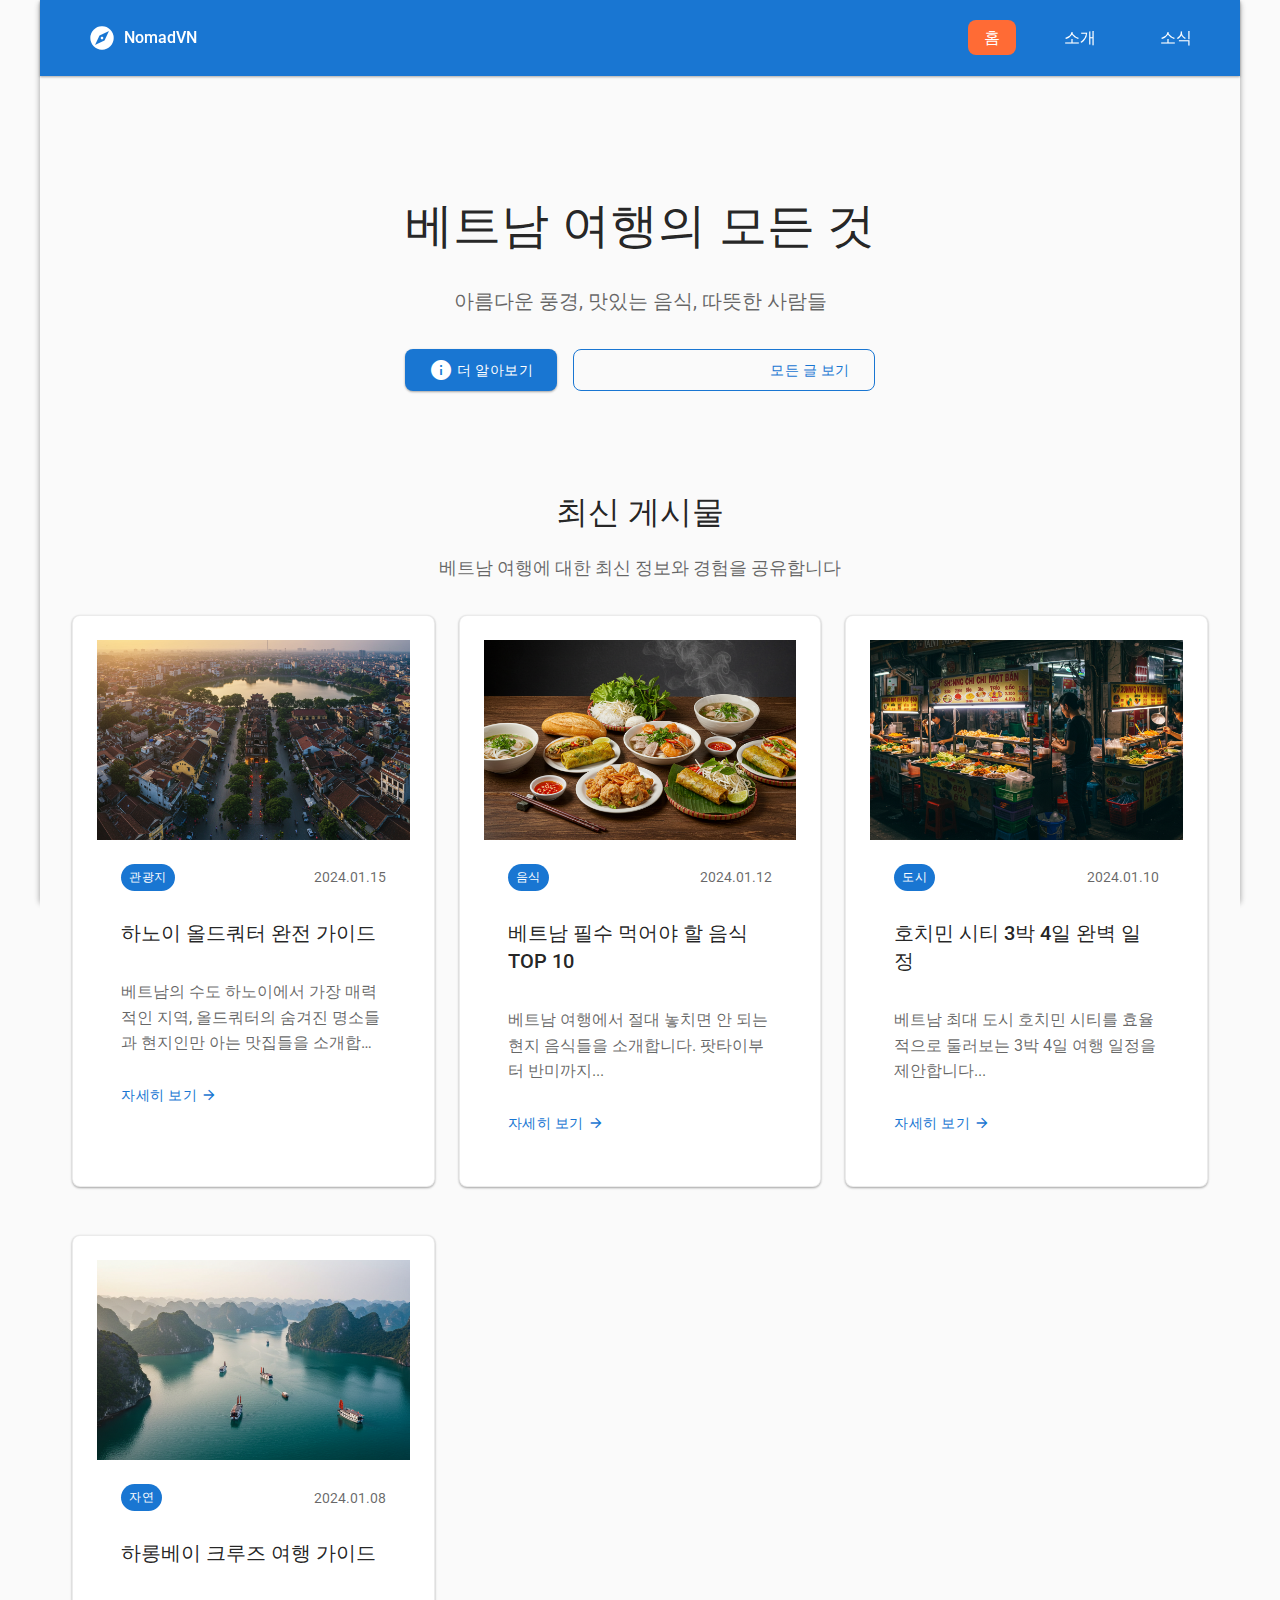
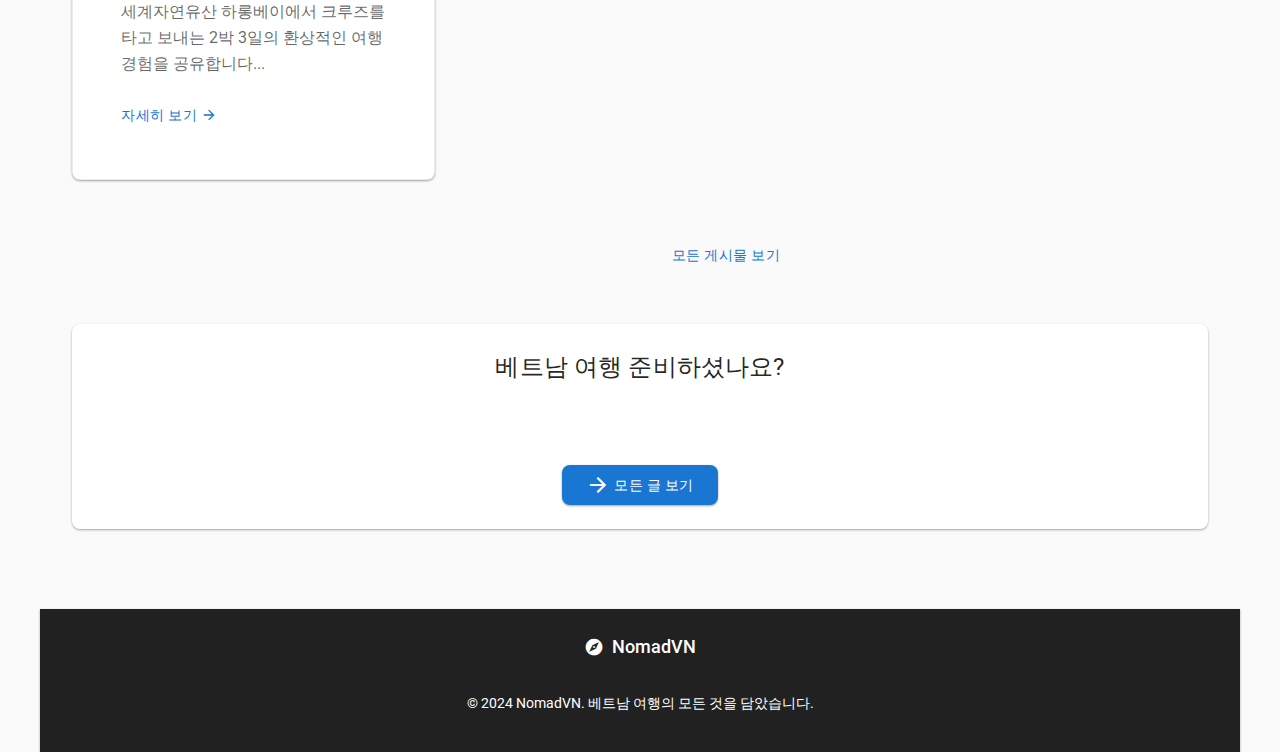
<file: index.html>
<!DOCTYPE html>
<html lang="ko">
<head>
  <meta charset="UTF-8">
  <meta name="viewport" content="width=device-width, initial-scale=1.0">
  <title>NomadVN - 베트남 여행 가이드</title>
  <link rel="stylesheet" href="style.css">
  <link href="https://fonts.googleapis.com/icon?family=Material+Icons" rel="stylesheet">
</head>
<body>
  <div class="container">
    <!-- 헤더 -->
    <header>
      <nav class="navbar">
        <a href="index.html" class="nav-brand">
          <span class="material-icons">explore</span>
          <span>NomadVN</span>
        </a>
        <ul>
          <li><a href="index.html" class="active ripple">홈</a></li>
          <li><a href="about.html" class="ripple">소개</a></li>
          <li><a href="posts.html" class="ripple">소식</a></li>
        </ul>
      </nav>
    </header>

    <!-- 메인 콘텐츠 -->
    <main>
      <div class="hero-section">
        <h1>베트남 여행의 모든 것</h1>
        <p class="hero-subtitle">아름다운 풍경, 맛있는 음식, 따뜻한 사람들</p>
        <div class="hero-actions">
          <a href="about.html" class="btn btn-primary ripple">
            <span class="material-icons">info</span>
            더 알아보기
          </a>
          <a href="posts.html" class="btn btn-secondary ripple">
            <span class="material-icons">article</span>
            모든 글 보기
          </a>
        </div>
      </div>

      <div class="latest-posts-section">
        <div class="section-header">
          <h2>최신 게시물</h2>
          <p>베트남 여행에 대한 최신 정보와 경험을 공유합니다</p>
        </div>
        
        <div class="posts-grid">
          <article class="card post-card">
            <div class="post-image">
              <img src="photo/hanoi-old-quarter.jpg" alt="하노이 올드쿼터">
            </div>
            <div class="post-content">
              <div class="post-meta">
                <span class="post-category">관광지</span>
                <span class="post-date">2024.01.15</span>
              </div>
              <h3 class="post-title">하노이 올드쿼터 완전 가이드</h3>
              <p class="post-excerpt">베트남의 수도 하노이에서 가장 매력적인 지역, 올드쿼터의 숨겨진 명소들과 현지인만 아는 맛집들을 소개합니다...</p>
              <a href="posts/hanoi-old-quarter-guide.html" class="read-more">
                <span>자세히 보기</span>
                <span class="material-icons">arrow_forward</span>
              </a>
            </div>
          </article>

          <article class="card post-card">
            <div class="post-image">
              <img src="photo/vietnam-food-top10.jpg" alt="베트남 음식">
            </div>
            <div class="post-content">
              <div class="post-meta">
                <span class="post-category">음식</span>
                <span class="post-date">2024.01.12</span>
              </div>
              <h3 class="post-title">베트남 필수 먹어야 할 음식 TOP 10</h3>
              <p class="post-excerpt">베트남 여행에서 절대 놓치면 안 되는 현지 음식들을 소개합니다. 팟타이부터 반미까지...</p>
              <a href="posts/vietnam-food-top10.html" class="read-more">
                <span>자세히 보기</span>
                <span class="material-icons">arrow_forward</span>
              </a>
            </div>
          </article>

          <article class="card post-card">
            <div class="post-image">
              <img src="photo/ho-chi-minh-food-map.jpg" alt="호치민 시티">
            </div>
            <div class="post-content">
              <div class="post-meta">
                <span class="post-category">도시</span>
                <span class="post-date">2024.01.10</span>
              </div>
              <h3 class="post-title">호치민 시티 3박 4일 완벽 일정</h3>
              <p class="post-excerpt">베트남 최대 도시 호치민 시티를 효율적으로 둘러보는 3박 4일 여행 일정을 제안합니다...</p>
              <a href="posts.html" class="read-more">
                <span>자세히 보기</span>
                <span class="material-icons">arrow_forward</span>
              </a>
            </div>
          </article>

          <article class="card post-card">
            <div class="post-image">
              <img src="photo/halong-bay-cruise-guide.jpg" alt="하롱베이">
            </div>
            <div class="post-content">
              <div class="post-meta">
                <span class="post-category">자연</span>
                <span class="post-date">2024.01.08</span>
              </div>
              <h3 class="post-title">하롱베이 크루즈 여행 가이드</h3>
              <p class="post-excerpt">세계자연유산 하롱베이에서 크루즈를 타고 보내는 2박 3일의 환상적인 여행 경험을 공유합니다...</p>
              <a href="posts.html" class="read-more">
                <span>자세히 보기</span>
                <span class="material-icons">arrow_forward</span>
              </a>
            </div>
          </article>
        </div>

        <div class="view-all-posts">
          <a href="posts.html" class="btn btn-outline ripple">
            <span class="material-icons">article</span>
            모든 게시물 보기
          </a>
        </div>
      </div>

      <div class="cta-section">
        <div class="card cta-card">
          <h2>베트남 여행 준비하셨나요?</h2>
          <p>더 많은 베트남 여행 정보와 팁을 확인해보세요.</p>
          <a href="posts.html" class="btn btn-primary ripple">
            <span class="material-icons">arrow_forward</span>
            모든 글 보기
          </a>
        </div>
      </div>
    </main>

    <!-- 푸터 -->
    <footer>
      <div class="footer-content">
        <div class="footer-brand">
          <span class="material-icons">explore</span>
          <span>NomadVN</span>
        </div>
        <p>© 2024 NomadVN. 베트남 여행의 모든 것을 담았습니다.</p>
      </div>
    </footer>
  </div>
</body>
</html>
</file>
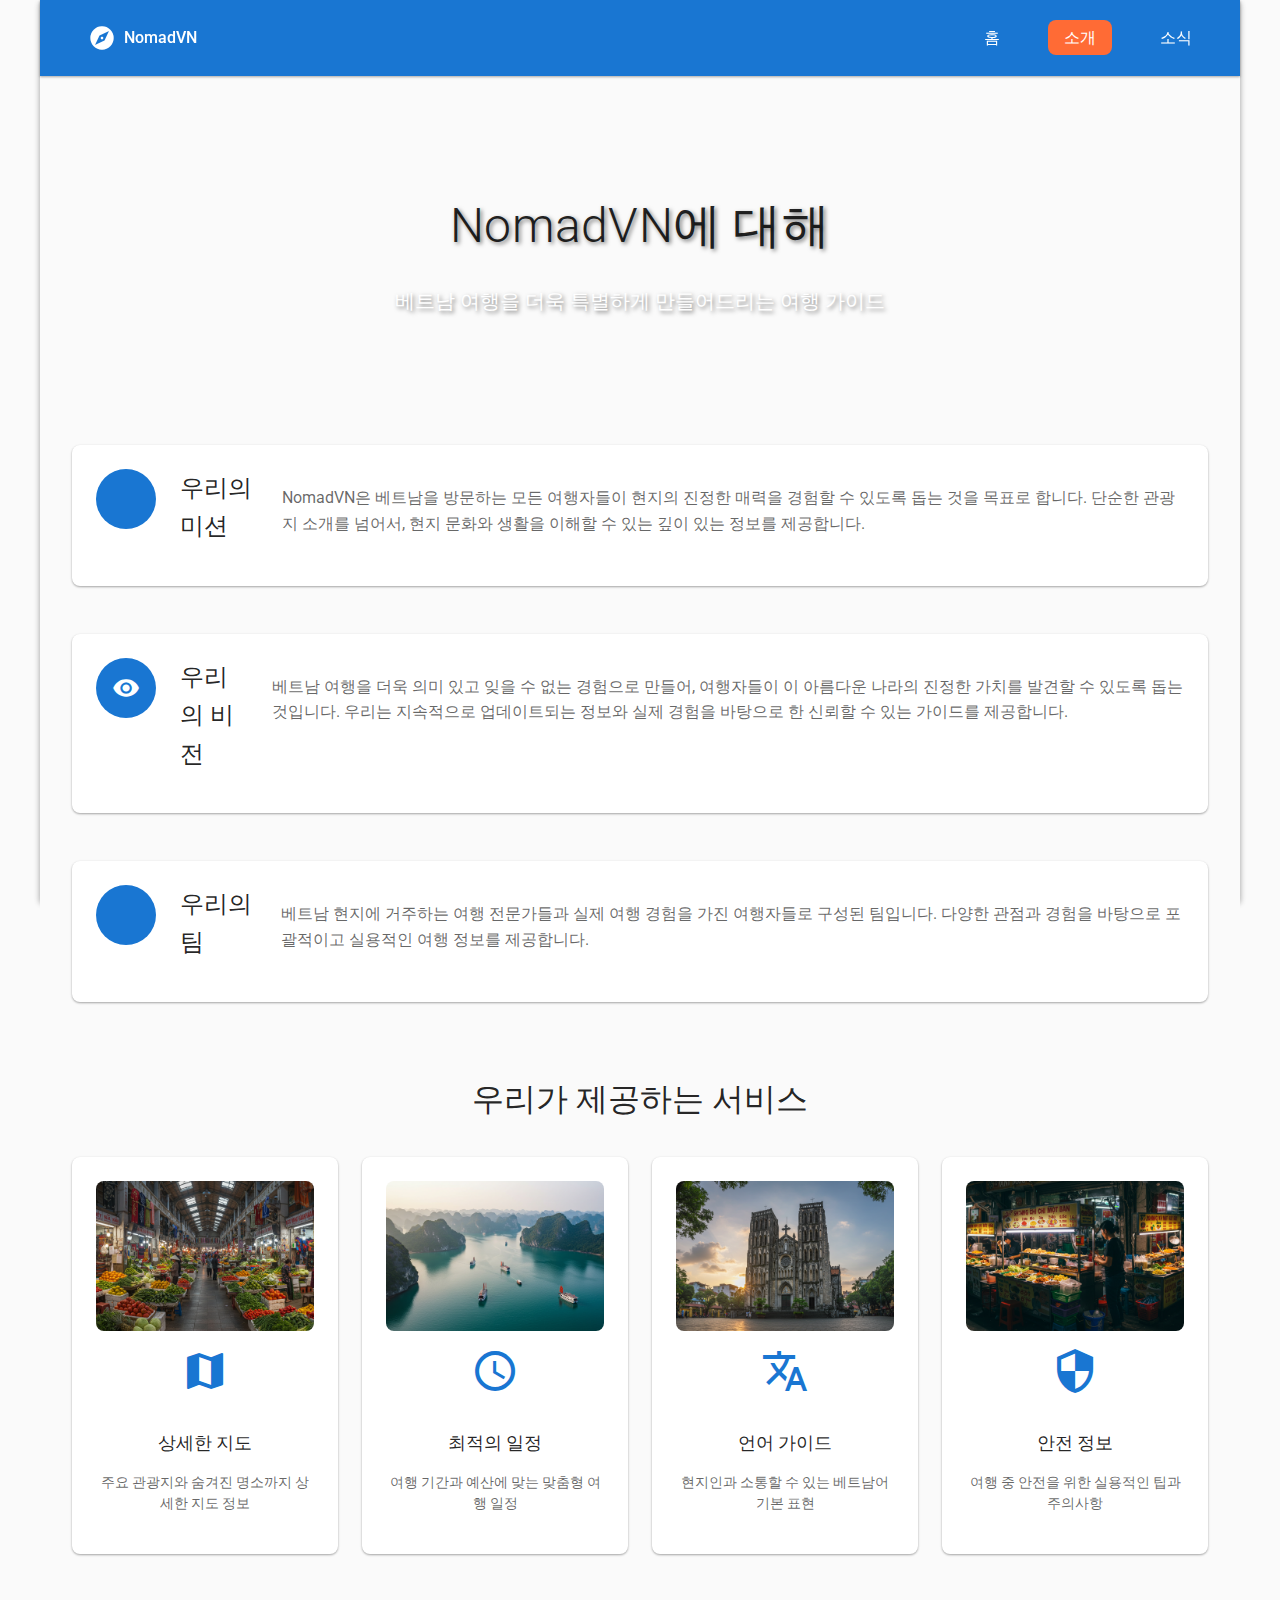
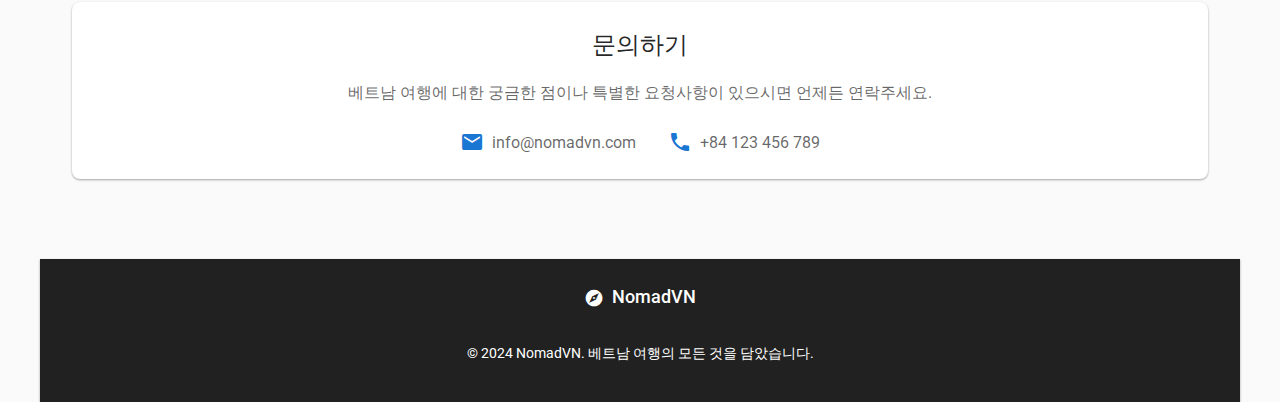
<file: about.html>
<!DOCTYPE html>
<html lang="ko">
<head>
  <meta charset="UTF-8">
  <meta name="viewport" content="width=device-width, initial-scale=1.0">
  <title>소개 - NomadVN</title>
  <link rel="stylesheet" href="style.css">
  <link href="https://fonts.googleapis.com/icon?family=Material+Icons" rel="stylesheet">
</head>
<body>
  <div class="container">
    <!-- 헤더 -->
    <header>
      <nav class="navbar">
        <a href="index.html" class="nav-brand">
          <span class="material-icons">explore</span>
          <span>NomadVN</span>
        </a>
        <ul>
          <li><a href="index.html" class="ripple">홈</a></li>
          <li><a href="about.html" class="active ripple">소개</a></li>
          <li><a href="posts.html" class="ripple">소식</a></li>
        </ul>
      </nav>
    </header>

    <!-- 메인 콘텐츠 -->
    <main>
      <div class="about-hero">
        <div class="hero-image">
          <img src="photo/hoan-kiem-lake.jpg" alt="호안끼엠 호수">
        </div>
        <h1>NomadVN에 대해</h1>
        <p class="about-subtitle">베트남 여행을 더욱 특별하게 만들어드리는 여행 가이드</p>
      </div>

      <div class="about-content">
        <div class="card about-card">
          <div class="about-icon">
            <span class="material-icons">psychology</span>
          </div>
          <h2>우리의 미션</h2>
          <p>NomadVN은 베트남을 방문하는 모든 여행자들이 현지의 진정한 매력을 경험할 수 있도록 돕는 것을 목표로 합니다. 단순한 관광지 소개를 넘어서, 현지 문화와 생활을 이해할 수 있는 깊이 있는 정보를 제공합니다.</p>
        </div>

        <div class="card about-card">
          <div class="about-icon">
            <span class="material-icons">visibility</span>
          </div>
          <h2>우리의 비전</h2>
          <p>베트남 여행을 더욱 의미 있고 잊을 수 없는 경험으로 만들어, 여행자들이 이 아름다운 나라의 진정한 가치를 발견할 수 있도록 돕는 것입니다. 우리는 지속적으로 업데이트되는 정보와 실제 경험을 바탕으로 한 신뢰할 수 있는 가이드를 제공합니다.</p>
        </div>

        <div class="card about-card">
          <div class="about-icon">
            <span class="material-icons">diversity_3</span>
          </div>
          <h2>우리의 팀</h2>
          <p>베트남 현지에 거주하는 여행 전문가들과 실제 여행 경험을 가진 여행자들로 구성된 팀입니다. 다양한 관점과 경험을 바탕으로 포괄적이고 실용적인 여행 정보를 제공합니다.</p>
        </div>
      </div>

      <div class="services-section">
        <h2>우리가 제공하는 서비스</h2>
        <div class="services-grid">
          <div class="service-item">
            <div class="service-image">
              <img src="photo/dong-xuan-market.jpg" alt="동쑤안 시장">
            </div>
            <span class="material-icons">map</span>
            <h3>상세한 지도</h3>
            <p>주요 관광지와 숨겨진 명소까지 상세한 지도 정보</p>
          </div>
          <div class="service-item">
            <div class="service-image">
              <img src="photo/halong-bay-cruise-guide.jpg" alt="하롱베이 크루즈">
            </div>
            <span class="material-icons">schedule</span>
            <h3>최적의 일정</h3>
            <p>여행 기간과 예산에 맞는 맞춤형 여행 일정</p>
          </div>
          <div class="service-item">
            <div class="service-image">
              <img src="photo/st-joseph-cathedral.jpg" alt="성 요셉 성당">
            </div>
            <span class="material-icons">translate</span>
            <h3>언어 가이드</h3>
            <p>현지인과 소통할 수 있는 베트남어 기본 표현</p>
          </div>
          <div class="service-item">
            <div class="service-image">
              <img src="photo/ho-chi-minh-food-map.jpg" alt="호치민 맛집">
            </div>
            <span class="material-icons">security</span>
            <h3>안전 정보</h3>
            <p>여행 중 안전을 위한 실용적인 팁과 주의사항</p>
          </div>
        </div>
      </div>

      <div class="contact-section">
        <div class="card contact-card">
          <h2>문의하기</h2>
          <p>베트남 여행에 대한 궁금한 점이나 특별한 요청사항이 있으시면 언제든 연락주세요.</p>
          <div class="contact-info">
            <div class="contact-item">
              <span class="material-icons">email</span>
              <span>info@nomadvn.com</span>
            </div>
            <div class="contact-item">
              <span class="material-icons">phone</span>
              <span>+84 123 456 789</span>
            </div>
          </div>
        </div>
      </div>
    </main>

    <!-- 푸터 -->
    <footer>
      <div class="footer-content">
        <div class="footer-brand">
          <span class="material-icons">explore</span>
          <span>NomadVN</span>
        </div>
        <p>© 2024 NomadVN. 베트남 여행의 모든 것을 담았습니다.</p>
      </div>
    </footer>
  </div>
</body>
</html>
</file>
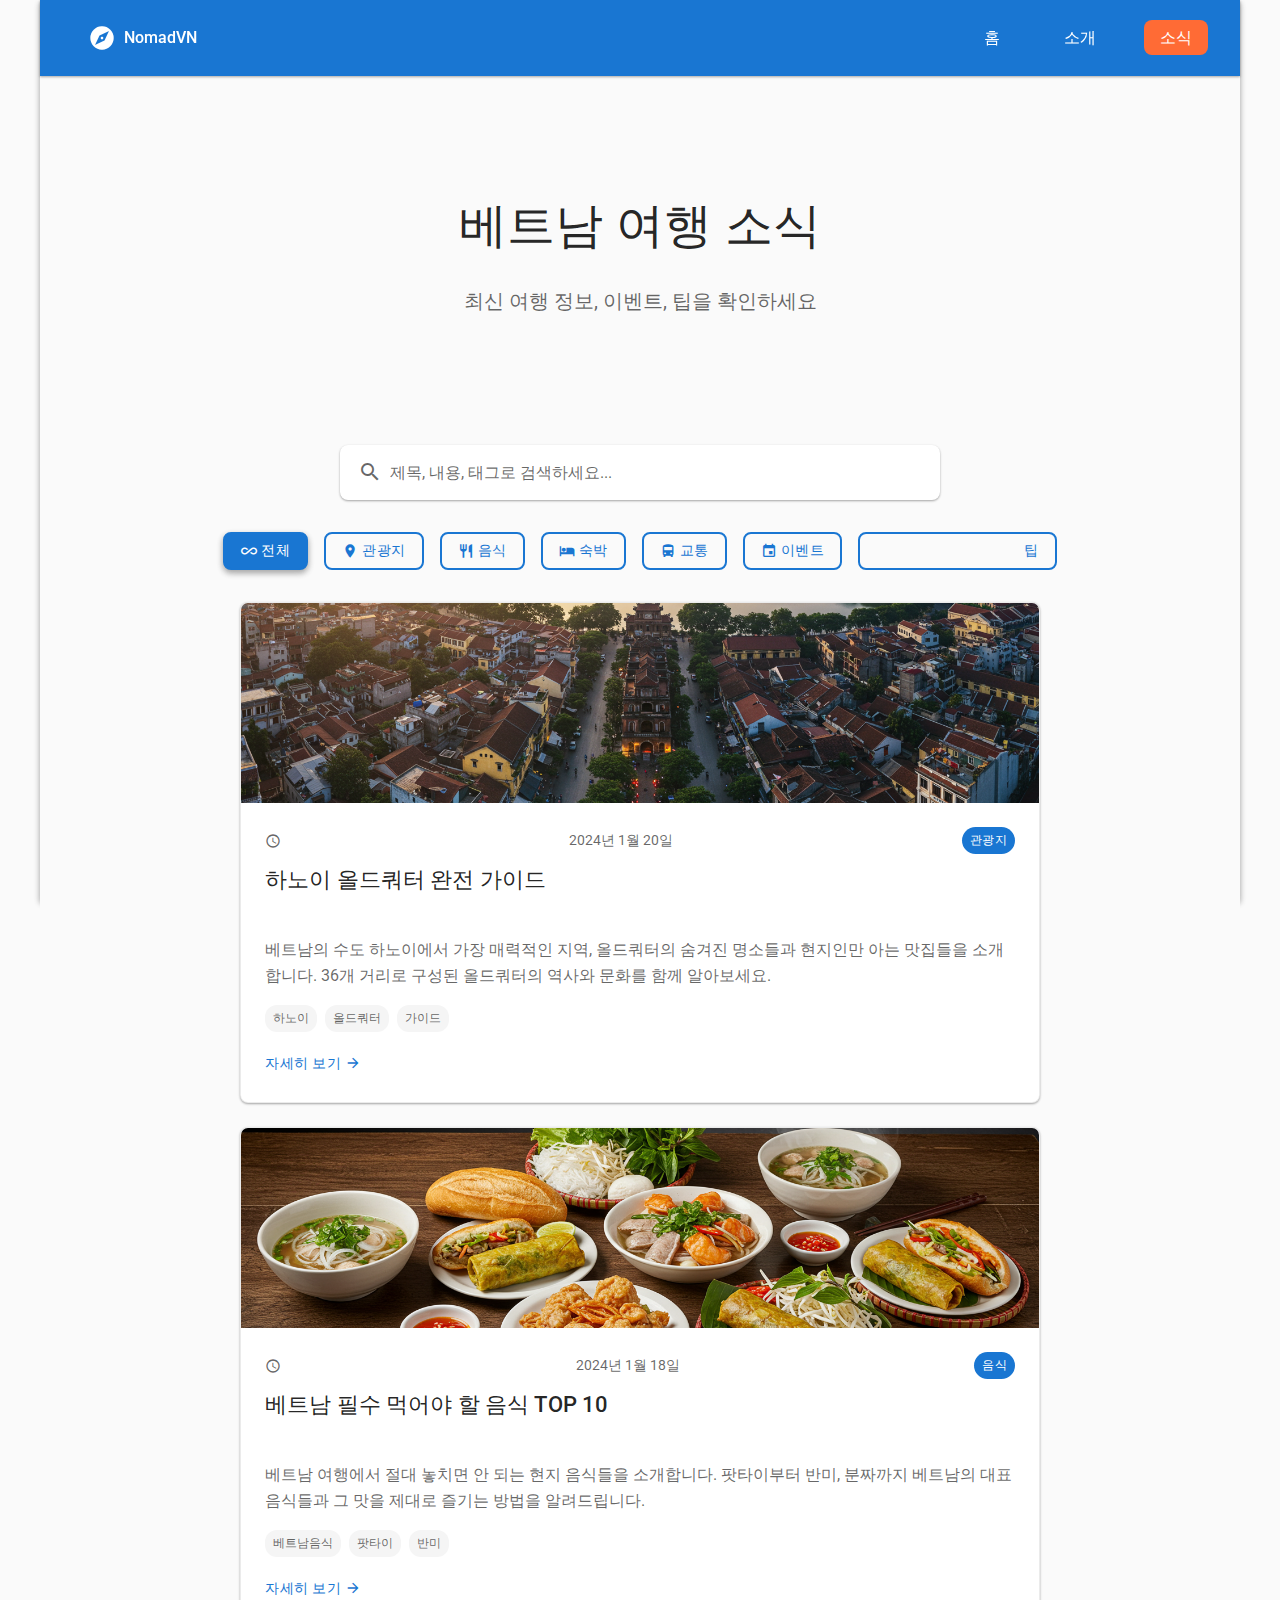
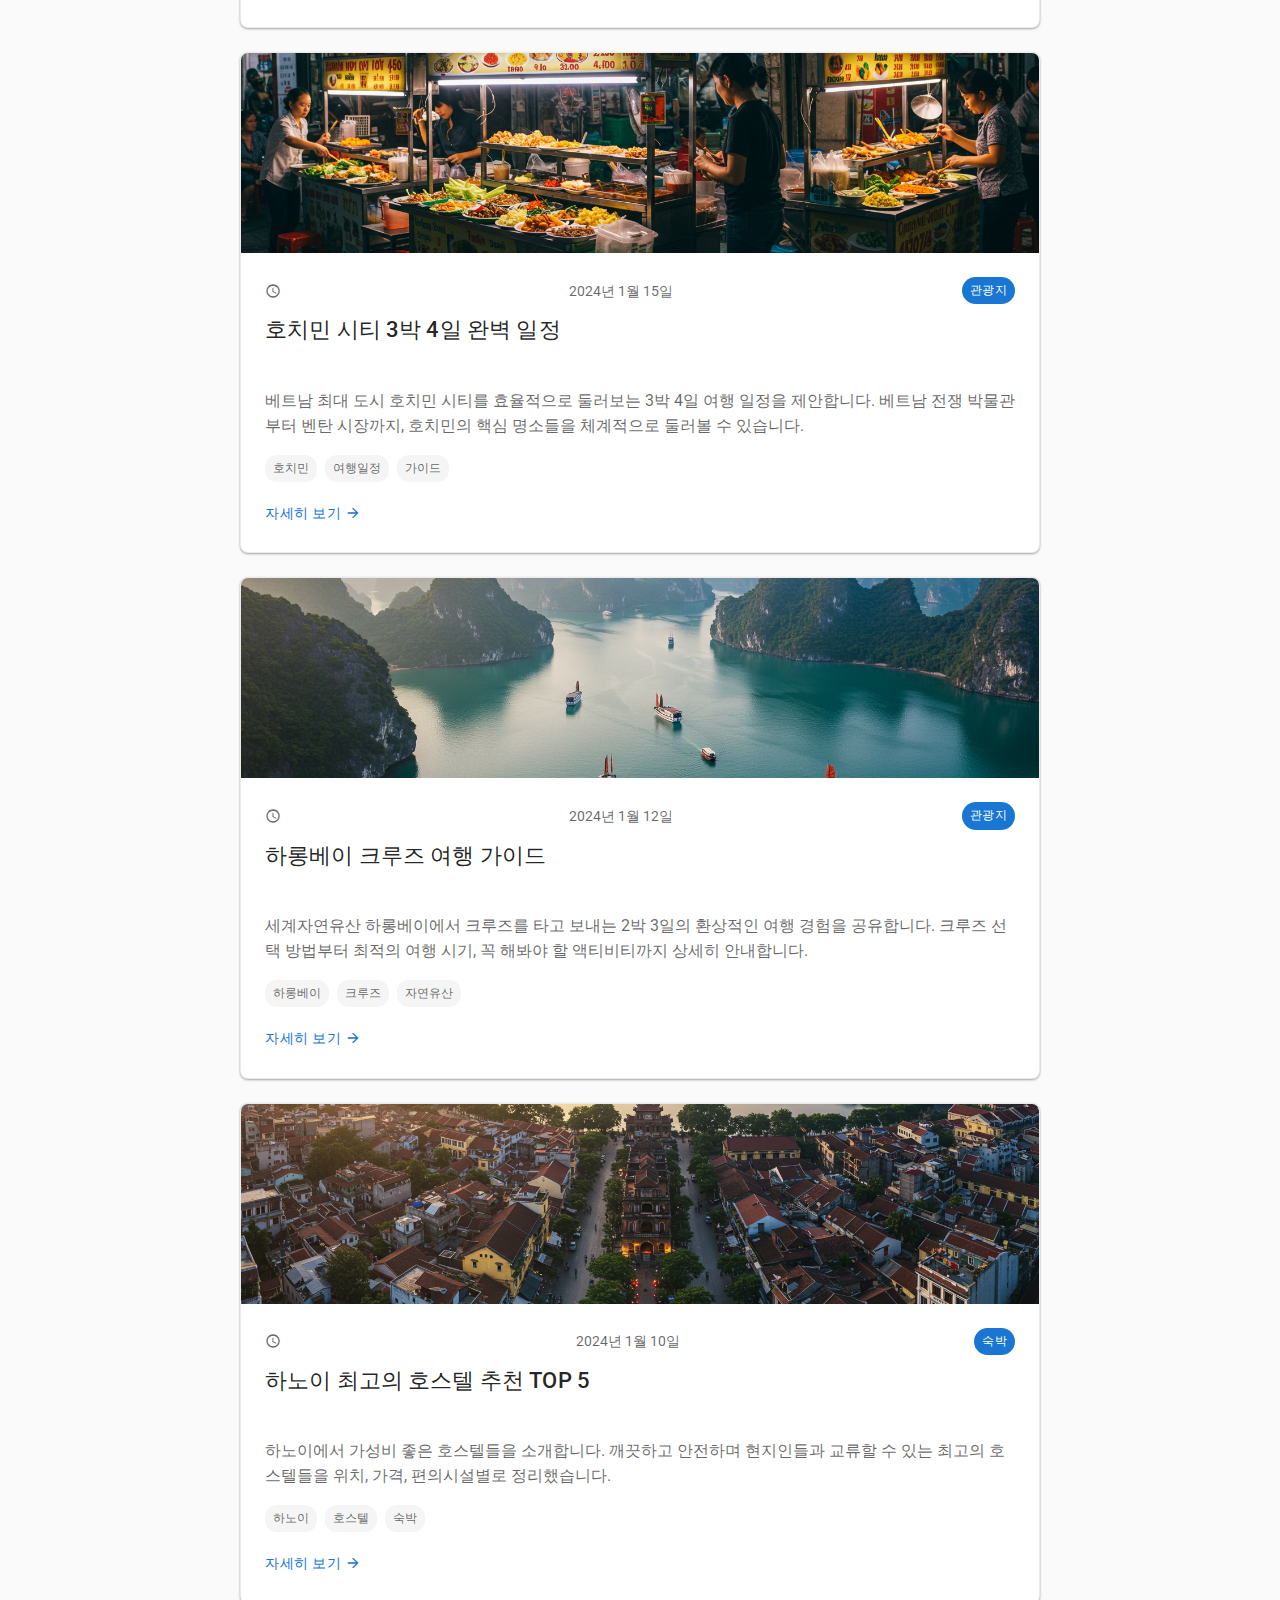
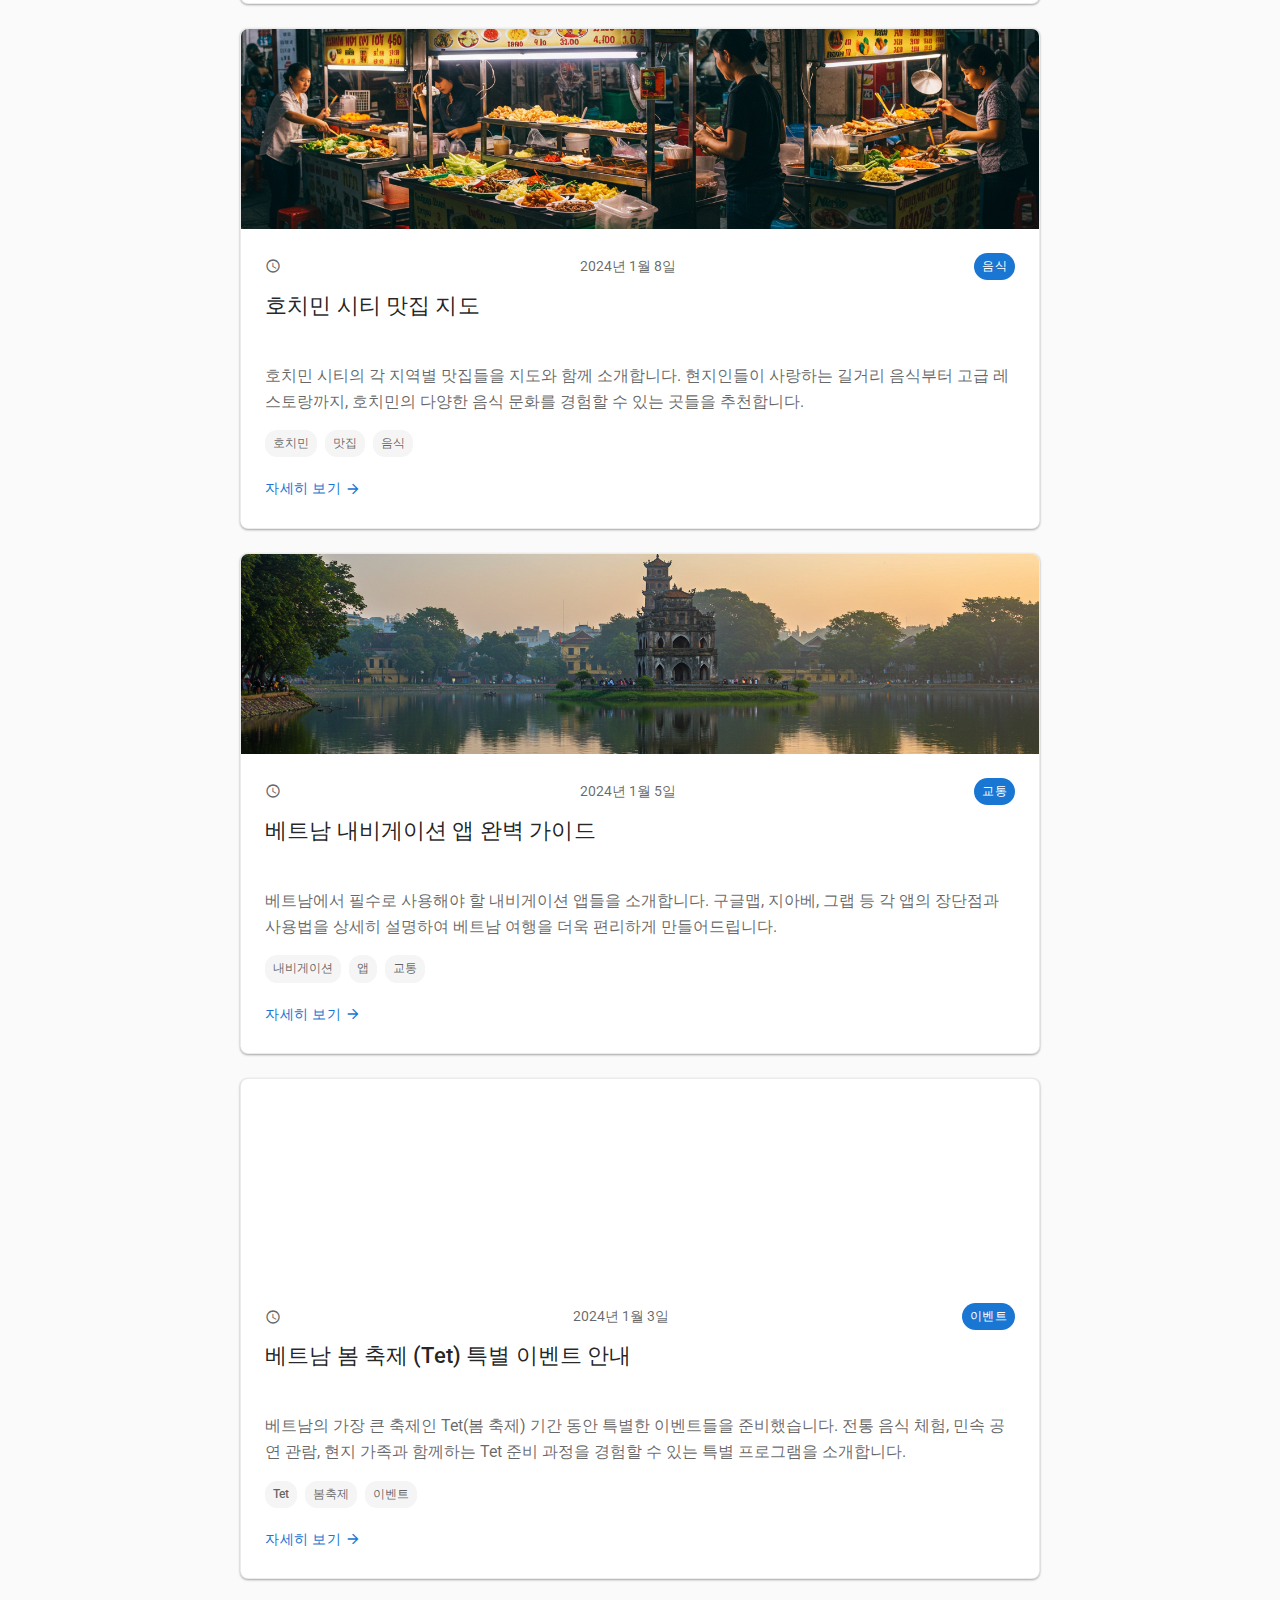
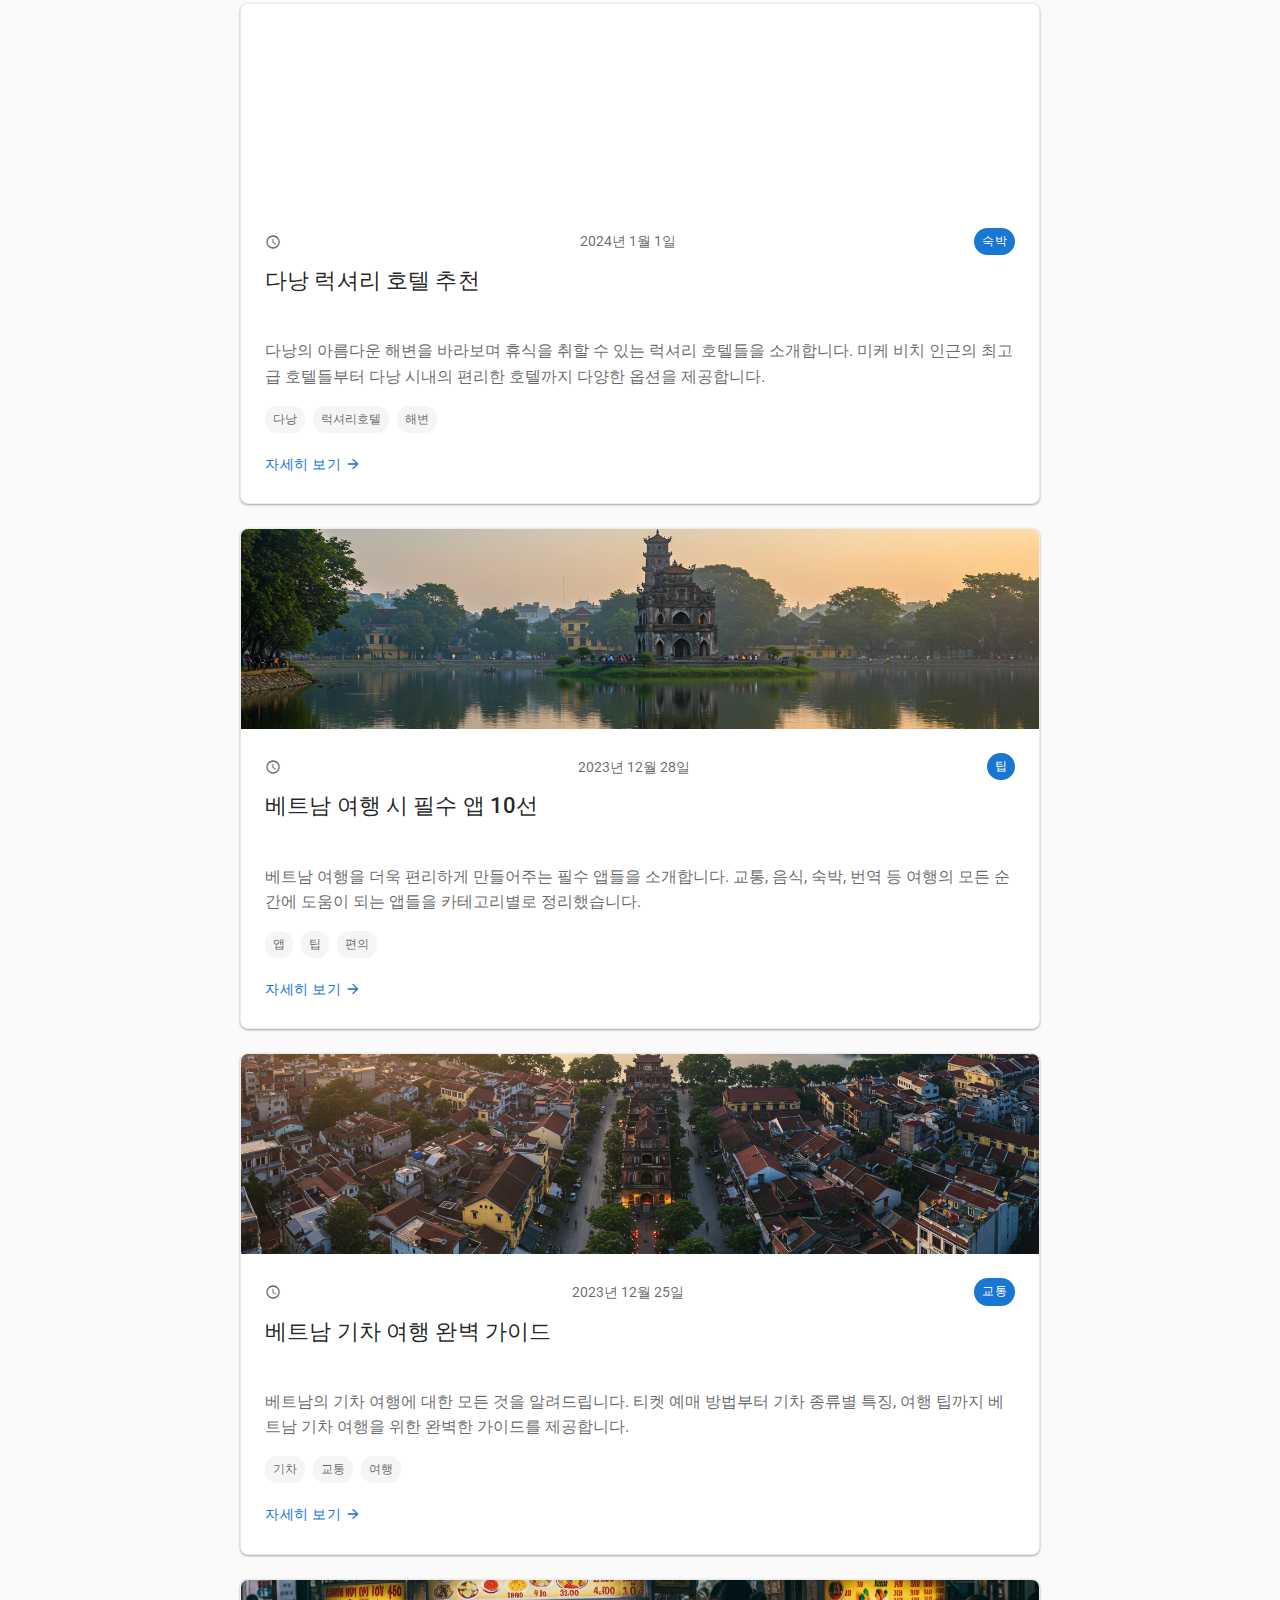
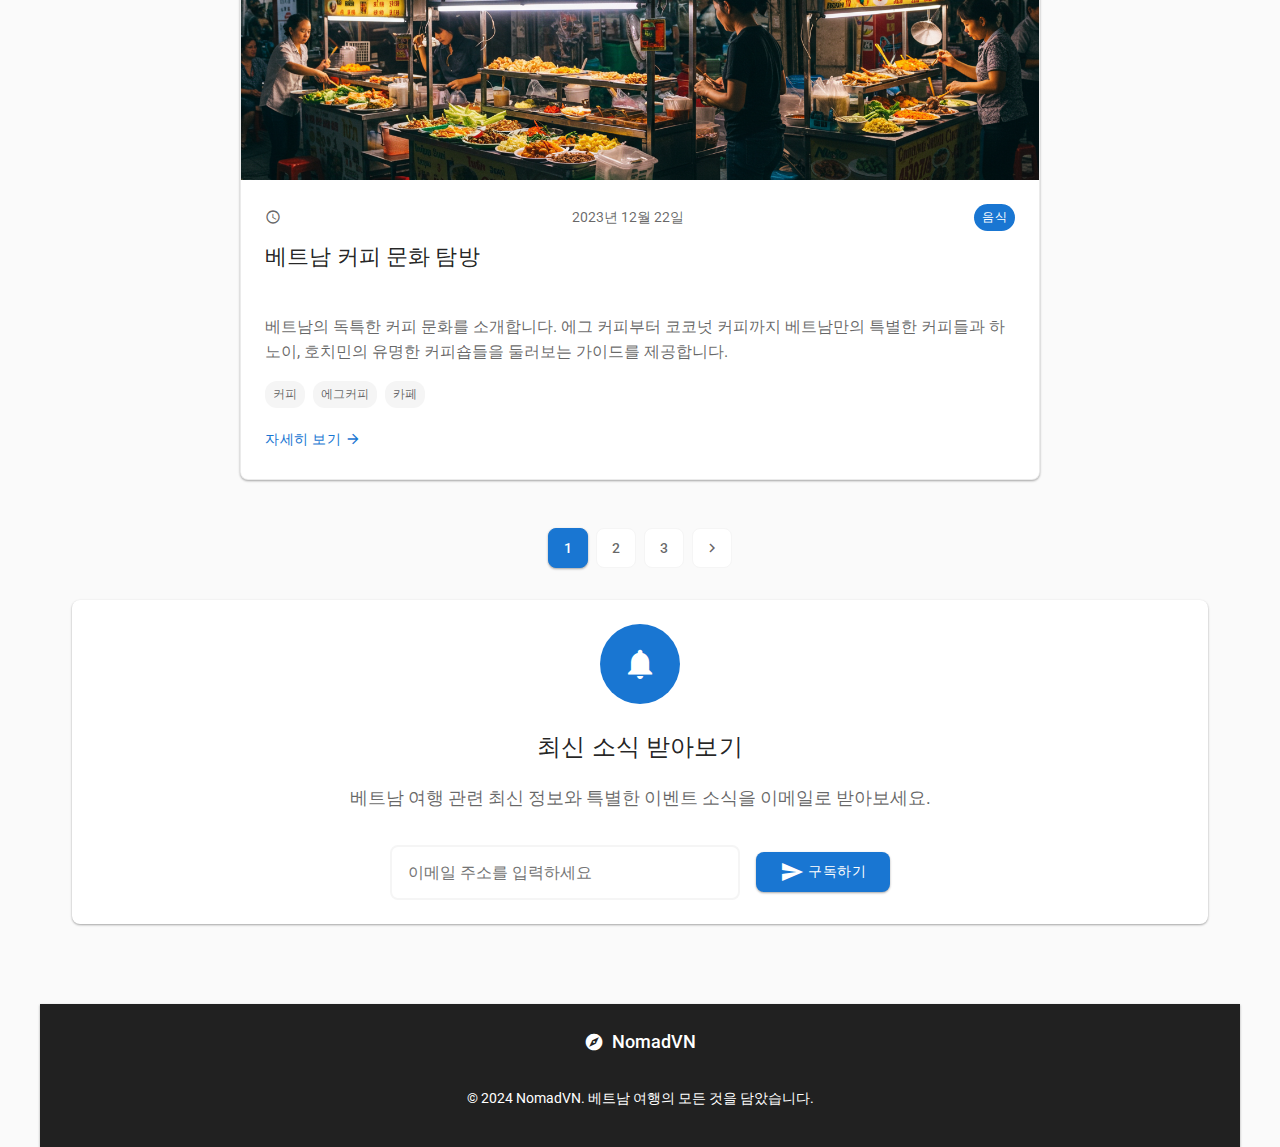
<file: posts.html>
<!DOCTYPE html>
<html lang="ko">
<head>
  <meta charset="UTF-8">
  <meta name="viewport" content="width=device-width, initial-scale=1.0">
  <title>소식 - NomadVN</title>
  <link rel="stylesheet" href="style.css">
  <link href="https://fonts.googleapis.com/icon?family=Material+Icons" rel="stylesheet">
</head>
<body>
  <div class="container">
    <!-- 헤더 -->
    <header>
      <nav class="navbar">
        <a href="index.html" class="nav-brand">
          <span class="material-icons">explore</span>
          <span>NomadVN</span>
        </a>
        <ul>
          <li><a href="index.html" class="ripple">홈</a></li>
          <li><a href="about.html" class="ripple">소개</a></li>
          <li><a href="posts.html" class="active ripple">소식</a></li>
        </ul>
      </nav>
    </header>

    <!-- 메인 콘텐츠 -->
    <main>
      <div class="posts-hero">
        <h1>베트남 여행 소식</h1>
        <p class="posts-subtitle">최신 여행 정보, 이벤트, 팁을 확인하세요</p>
      </div>

      <!-- 검색 기능 -->
      <div class="search-section">
        <div class="search-container">
          <div class="search-input-wrapper">
            <span class="material-icons search-icon">search</span>
            <input type="text" id="searchInput" class="search-input" placeholder="제목, 내용, 태그로 검색하세요...">
            <button class="search-clear-btn" id="searchClearBtn" style="display: none;">
              <span class="material-icons">close</span>
            </button>
          </div>
        </div>
      </div>

      <!-- 카테고리 필터 -->
      <div class="category-filter">
        <button class="filter-btn active" data-category="all">
          <span class="material-icons">all_inclusive</span>
          전체
        </button>
        <button class="filter-btn" data-category="관광지">
          <span class="material-icons">location_on</span>
          관광지
        </button>
        <button class="filter-btn" data-category="음식">
          <span class="material-icons">restaurant</span>
          음식
        </button>
        <button class="filter-btn" data-category="숙박">
          <span class="material-icons">hotel</span>
          숙박
        </button>
        <button class="filter-btn" data-category="교통">
          <span class="material-icons">directions_bus</span>
          교통
        </button>
        <button class="filter-btn" data-category="이벤트">
          <span class="material-icons">event</span>
          이벤트
        </button>
        <button class="filter-btn" data-category="팁">
          <span class="material-icons">lightbulb</span>
          팁
        </button>
      </div>

      <div class="posts-container">
        <article class="post" data-category="관광지" data-tags="하노이,올드쿼터,가이드">
          <div class="post-thumbnail">
            <img src="photo/hanoi-old-quarter.jpg" alt="하노이 올드쿼터" loading="lazy">
          </div>
          <div class="post-content">
            <div class="post-header">
              <div class="post-meta">
                <span class="material-icons">schedule</span>
                <span class="date">2024년 1월 20일</span>
                <span class="category">관광지</span>
              </div>
              <h2>하노이 올드쿼터 완전 가이드</h2>
            </div>
            <p>베트남의 수도 하노이에서 가장 매력적인 지역, 올드쿼터의 숨겨진 명소들과 현지인만 아는 맛집들을 소개합니다. 36개 거리로 구성된 올드쿼터의 역사와 문화를 함께 알아보세요.</p>
            <div class="post-tags">
              <span class="tag">하노이</span>
              <span class="tag">올드쿼터</span>
              <span class="tag">가이드</span>
            </div>
            <a href="posts/hanoi-old-quarter-guide.html" class="read-more">
              <span>자세히 보기</span>
              <span class="material-icons">arrow_forward</span>
            </a>
          </div>
        </article>

        <article class="post" data-category="음식" data-tags="베트남음식,팟타이,반미">
          <div class="post-thumbnail">
            <img src="photo/vietnam-food-top10.jpg" alt="베트남 음식 TOP 10" loading="lazy">
          </div>
          <div class="post-content">
            <div class="post-header">
              <div class="post-meta">
                <span class="material-icons">schedule</span>
                <span class="date">2024년 1월 18일</span>
                <span class="category">음식</span>
              </div>
              <h2>베트남 필수 먹어야 할 음식 TOP 10</h2>
            </div>
            <p>베트남 여행에서 절대 놓치면 안 되는 현지 음식들을 소개합니다. 팟타이부터 반미, 분짜까지 베트남의 대표 음식들과 그 맛을 제대로 즐기는 방법을 알려드립니다.</p>
            <div class="post-tags">
              <span class="tag">베트남음식</span>
              <span class="tag">팟타이</span>
              <span class="tag">반미</span>
            </div>
            <a href="posts/vietnam-food-top10.html" class="read-more">
              <span>자세히 보기</span>
              <span class="material-icons">arrow_forward</span>
            </a>
          </div>
        </article>

        <article class="post" data-category="관광지" data-tags="호치민,여행일정,가이드">
          <div class="post-thumbnail">
            <img src="photo/ho-chi-minh-food-map.jpg" alt="호치민 시티" loading="lazy">
          </div>
          <div class="post-content">
            <div class="post-header">
              <div class="post-meta">
                <span class="material-icons">schedule</span>
                <span class="date">2024년 1월 15일</span>
                <span class="category">관광지</span>
              </div>
              <h2>호치민 시티 3박 4일 완벽 일정</h2>
            </div>
            <p>베트남 최대 도시 호치민 시티를 효율적으로 둘러보는 3박 4일 여행 일정을 제안합니다. 베트남 전쟁 박물관부터 벤탄 시장까지, 호치민의 핵심 명소들을 체계적으로 둘러볼 수 있습니다.</p>
            <div class="post-tags">
              <span class="tag">호치민</span>
              <span class="tag">여행일정</span>
              <span class="tag">가이드</span>
            </div>
            <a href="#" class="read-more">
              <span>자세히 보기</span>
              <span class="material-icons">arrow_forward</span>
            </a>
          </div>
        </article>

        <article class="post" data-category="관광지" data-tags="하롱베이,크루즈,자연유산">
          <div class="post-thumbnail">
            <img src="photo/halong-bay-cruise-guide.jpg" alt="하롱베이 크루즈" loading="lazy">
          </div>
          <div class="post-content">
            <div class="post-header">
              <div class="post-meta">
                <span class="material-icons">schedule</span>
                <span class="date">2024년 1월 12일</span>
                <span class="category">관광지</span>
              </div>
              <h2>하롱베이 크루즈 여행 가이드</h2>
            </div>
            <p>세계자연유산 하롱베이에서 크루즈를 타고 보내는 2박 3일의 환상적인 여행 경험을 공유합니다. 크루즈 선택 방법부터 최적의 여행 시기, 꼭 해봐야 할 액티비티까지 상세히 안내합니다.</p>
            <div class="post-tags">
              <span class="tag">하롱베이</span>
              <span class="tag">크루즈</span>
              <span class="tag">자연유산</span>
            </div>
            <a href="#" class="read-more">
              <span>자세히 보기</span>
              <span class="material-icons">arrow_forward</span>
            </a>
          </div>
        </article>

        <article class="post" data-category="숙박" data-tags="하노이,호스텔,숙박">
          <div class="post-thumbnail">
            <img src="photo/hanoi-old-quarter.jpg" alt="하노이 호스텔" loading="lazy">
          </div>
          <div class="post-content">
            <div class="post-header">
              <div class="post-meta">
                <span class="material-icons">schedule</span>
                <span class="date">2024년 1월 10일</span>
                <span class="category">숙박</span>
              </div>
              <h2>하노이 최고의 호스텔 추천 TOP 5</h2>
            </div>
            <p>하노이에서 가성비 좋은 호스텔들을 소개합니다. 깨끗하고 안전하며 현지인들과 교류할 수 있는 최고의 호스텔들을 위치, 가격, 편의시설별로 정리했습니다.</p>
            <div class="post-tags">
              <span class="tag">하노이</span>
              <span class="tag">호스텔</span>
              <span class="tag">숙박</span>
            </div>
            <a href="#" class="read-more">
              <span>자세히 보기</span>
              <span class="material-icons">arrow_forward</span>
            </a>
          </div>
        </article>

        <article class="post" data-category="음식" data-tags="호치민,맛집,음식">
          <div class="post-thumbnail">
            <img src="photo/ho-chi-minh-food-map.jpg" alt="호치민 맛집" loading="lazy">
          </div>
          <div class="post-content">
            <div class="post-header">
              <div class="post-meta">
                <span class="material-icons">schedule</span>
                <span class="date">2024년 1월 8일</span>
                <span class="category">음식</span>
              </div>
              <h2>호치민 시티 맛집 지도</h2>
            </div>
            <p>호치민 시티의 각 지역별 맛집들을 지도와 함께 소개합니다. 현지인들이 사랑하는 길거리 음식부터 고급 레스토랑까지, 호치민의 다양한 음식 문화를 경험할 수 있는 곳들을 추천합니다.</p>
            <div class="post-tags">
              <span class="tag">호치민</span>
              <span class="tag">맛집</span>
              <span class="tag">음식</span>
            </div>
            <a href="#" class="read-more">
              <span>자세히 보기</span>
              <span class="material-icons">arrow_forward</span>
            </a>
          </div>
        </article>

        <article class="post" data-category="교통" data-tags="내비게이션,앱,교통">
          <div class="post-thumbnail">
            <img src="photo/hoan-kiem-lake.jpg" alt="베트남 내비게이션" loading="lazy">
          </div>
          <div class="post-content">
            <div class="post-header">
              <div class="post-meta">
                <span class="material-icons">schedule</span>
                <span class="date">2024년 1월 5일</span>
                <span class="category">교통</span>
              </div>
              <h2>베트남 내비게이션 앱 완벽 가이드</h2>
            </div>
            <p>베트남에서 필수로 사용해야 할 내비게이션 앱들을 소개합니다. 구글맵, 지아베, 그랩 등 각 앱의 장단점과 사용법을 상세히 설명하여 베트남 여행을 더욱 편리하게 만들어드립니다.</p>
            <div class="post-tags">
              <span class="tag">내비게이션</span>
              <span class="tag">앱</span>
              <span class="tag">교통</span>
            </div>
            <a href="#" class="read-more">
              <span>자세히 보기</span>
              <span class="material-icons">arrow_forward</span>
            </a>
          </div>
        </article>

        <article class="post" data-category="이벤트" data-tags="Tet,봄축제,이벤트">
          <div class="post-thumbnail">
            <img src="photo/dong-xuan-market.jpg" alt="베트남 봄 축제" loading="lazy">
          </div>
          <div class="post-content">
            <div class="post-header">
              <div class="post-meta">
                <span class="material-icons">schedule</span>
                <span class="date">2024년 1월 3일</span>
                <span class="category">이벤트</span>
              </div>
              <h2>베트남 봄 축제 (Tet) 특별 이벤트 안내</h2>
            </div>
            <p>베트남의 가장 큰 축제인 Tet(봄 축제) 기간 동안 특별한 이벤트들을 준비했습니다. 전통 음식 체험, 민속 공연 관람, 현지 가족과 함께하는 Tet 준비 과정을 경험할 수 있는 특별 프로그램을 소개합니다.</p>
            <div class="post-tags">
              <span class="tag">Tet</span>
              <span class="tag">봄축제</span>
              <span class="tag">이벤트</span>
            </div>
            <a href="#" class="read-more">
              <span>자세히 보기</span>
              <span class="material-icons">arrow_forward</span>
            </a>
          </div>
        </article>

        <article class="post" data-category="숙박" data-tags="다낭,럭셔리호텔,해변">
          <div class="post-thumbnail">
            <img src="photo/st-joseph-cathedral.jpg" alt="다낭 럭셔리 호텔" loading="lazy">
          </div>
          <div class="post-content">
            <div class="post-header">
              <div class="post-meta">
                <span class="material-icons">schedule</span>
                <span class="date">2024년 1월 1일</span>
                <span class="category">숙박</span>
              </div>
              <h2>다낭 럭셔리 호텔 추천</h2>
            </div>
            <p>다낭의 아름다운 해변을 바라보며 휴식을 취할 수 있는 럭셔리 호텔들을 소개합니다. 미케 비치 인근의 최고급 호텔들부터 다낭 시내의 편리한 호텔까지 다양한 옵션을 제공합니다.</p>
            <div class="post-tags">
              <span class="tag">다낭</span>
              <span class="tag">럭셔리호텔</span>
              <span class="tag">해변</span>
            </div>
            <a href="#" class="read-more">
              <span>자세히 보기</span>
              <span class="material-icons">arrow_forward</span>
            </a>
          </div>
        </article>

        <article class="post" data-category="팁" data-tags="앱,팁,편의">
          <div class="post-thumbnail">
            <img src="photo/hoan-kiem-lake.jpg" alt="베트남 필수 앱" loading="lazy">
          </div>
          <div class="post-content">
            <div class="post-header">
              <div class="post-meta">
                <span class="material-icons">schedule</span>
                <span class="date">2023년 12월 28일</span>
                <span class="category">팁</span>
              </div>
              <h2>베트남 여행 시 필수 앱 10선</h2>
            </div>
            <p>베트남 여행을 더욱 편리하게 만들어주는 필수 앱들을 소개합니다. 교통, 음식, 숙박, 번역 등 여행의 모든 순간에 도움이 되는 앱들을 카테고리별로 정리했습니다.</p>
            <div class="post-tags">
              <span class="tag">앱</span>
              <span class="tag">팁</span>
              <span class="tag">편의</span>
            </div>
            <a href="#" class="read-more">
              <span>자세히 보기</span>
              <span class="material-icons">arrow_forward</span>
            </a>
          </div>
        </article>

        <article class="post" data-category="교통" data-tags="기차,교통,여행">
          <div class="post-thumbnail">
            <img src="photo/hanoi-old-quarter.jpg" alt="베트남 기차 여행" loading="lazy">
          </div>
          <div class="post-content">
            <div class="post-header">
              <div class="post-meta">
                <span class="material-icons">schedule</span>
                <span class="date">2023년 12월 25일</span>
                <span class="category">교통</span>
              </div>
              <h2>베트남 기차 여행 완벽 가이드</h2>
            </div>
            <p>베트남의 기차 여행에 대한 모든 것을 알려드립니다. 티켓 예매 방법부터 기차 종류별 특징, 여행 팁까지 베트남 기차 여행을 위한 완벽한 가이드를 제공합니다.</p>
            <div class="post-tags">
              <span class="tag">기차</span>
              <span class="tag">교통</span>
              <span class="tag">여행</span>
            </div>
            <a href="#" class="read-more">
              <span>자세히 보기</span>
              <span class="material-icons">arrow_forward</span>
            </a>
          </div>
        </article>

        <article class="post" data-category="음식" data-tags="커피,에그커피,카페">
          <div class="post-thumbnail">
            <img src="photo/ho-chi-minh-food-map.jpg" alt="베트남 커피" loading="lazy">
          </div>
          <div class="post-content">
            <div class="post-header">
              <div class="post-meta">
                <span class="material-icons">schedule</span>
                <span class="date">2023년 12월 22일</span>
                <span class="category">음식</span>
              </div>
              <h2>베트남 커피 문화 탐방</h2>
            </div>
            <p>베트남의 독특한 커피 문화를 소개합니다. 에그 커피부터 코코넛 커피까지 베트남만의 특별한 커피들과 하노이, 호치민의 유명한 커피숍들을 둘러보는 가이드를 제공합니다.</p>
            <div class="post-tags">
              <span class="tag">커피</span>
              <span class="tag">에그커피</span>
              <span class="tag">카페</span>
            </div>
            <a href="#" class="read-more">
              <span>자세히 보기</span>
              <span class="material-icons">arrow_forward</span>
            </a>
          </div>
        </article>
      </div>

      <!-- 검색 결과 없음 메시지 -->
      <div id="noResults" class="no-results" style="display: none;">
        <div class="no-results-content">
          <span class="material-icons">search_off</span>
          <h3>검색 결과가 없습니다</h3>
          <p>다른 키워드로 검색해보세요.</p>
        </div>
      </div>

      <!-- 페이지네이션 -->
      <div class="pagination">
        <button class="page-btn active">1</button>
        <button class="page-btn">2</button>
        <button class="page-btn">3</button>
        <button class="page-btn">
          <span class="material-icons">chevron_right</span>
        </button>
      </div>

      <div class="newsletter-section">
        <div class="card newsletter-card">
          <div class="newsletter-icon">
            <span class="material-icons">notifications</span>
          </div>
          <h2>최신 소식 받아보기</h2>
          <p>베트남 여행 관련 최신 정보와 특별한 이벤트 소식을 이메일로 받아보세요.</p>
          <div class="newsletter-form">
            <input type="email" placeholder="이메일 주소를 입력하세요" class="newsletter-input">
            <button class="btn btn-primary">
              <span class="material-icons">send</span>
              구독하기
            </button>
          </div>
        </div>
      </div>
    </main>

    <!-- 푸터 -->
    <footer>
      <div class="footer-content">
        <div class="footer-brand">
          <span class="material-icons">explore</span>
          <span>NomadVN</span>
        </div>
        <p>© 2024 NomadVN. 베트남 여행의 모든 것을 담았습니다.</p>
      </div>
    </footer>
  </div>

  <script>
    // 검색 및 필터링 기능
    document.addEventListener('DOMContentLoaded', function() {
      const searchInput = document.getElementById('searchInput');
      const searchClearBtn = document.getElementById('searchClearBtn');
      const filterBtns = document.querySelectorAll('.filter-btn');
      const posts = document.querySelectorAll('.post');
      const noResults = document.getElementById('noResults');
      const postsContainer = document.querySelector('.posts-container');

      let currentCategory = 'all';
      let currentSearchTerm = '';

      // 검색 기능
      function performSearch() {
        const searchTerm = searchInput.value.toLowerCase().trim();
        currentSearchTerm = searchTerm;

        // 검색어가 있을 때만 클리어 버튼 표시
        searchClearBtn.style.display = searchTerm ? 'block' : 'none';

        filterPosts();
      }

      // 필터링 기능
      function filterPosts() {
        let visibleCount = 0;

        posts.forEach(post => {
          const category = post.getAttribute('data-category');
          const tags = post.getAttribute('data-tags') || '';
          const title = post.querySelector('h2').textContent.toLowerCase();
          const content = post.querySelector('p').textContent.toLowerCase();
          const searchTerm = currentSearchTerm;

          // 카테고리 필터
          const categoryMatch = currentCategory === 'all' || category === currentCategory;

          // 검색 필터
          const searchMatch = !searchTerm || 
            title.includes(searchTerm) || 
            content.includes(searchTerm) || 
            tags.toLowerCase().includes(searchTerm);

          if (categoryMatch && searchMatch) {
            post.style.display = 'block';
            post.style.animation = 'fadeIn 0.5s ease-in-out';
            visibleCount++;
          } else {
            post.style.display = 'none';
          }
        });

        // 검색 결과 없음 메시지 표시/숨김
        if (visibleCount === 0 && (currentSearchTerm || currentCategory !== 'all')) {
          noResults.style.display = 'block';
          postsContainer.style.display = 'none';
        } else {
          noResults.style.display = 'none';
          postsContainer.style.display = 'grid';
        }
      }

      // 검색 입력 이벤트
      searchInput.addEventListener('input', performSearch);

      // 검색 클리어 버튼
      searchClearBtn.addEventListener('click', function() {
        searchInput.value = '';
        currentSearchTerm = '';
        searchClearBtn.style.display = 'none';
        filterPosts();
      });

      // 카테고리 필터 버튼 이벤트
      filterBtns.forEach(btn => {
        btn.addEventListener('click', function() {
          const category = this.getAttribute('data-category');
          
          // 모든 필터 버튼에서 active 클래스 제거
          filterBtns.forEach(b => b.classList.remove('active'));
          // 클릭된 버튼에 active 클래스 추가
          this.classList.add('active');

          currentCategory = category;
          filterPosts();
        });
      });

      // 페이지네이션 기능
      const pageBtns = document.querySelectorAll('.page-btn');
      pageBtns.forEach(btn => {
        btn.addEventListener('click', function() {
          pageBtns.forEach(b => b.classList.remove('active'));
          this.classList.add('active');
          // 실제 페이지네이션 로직은 여기에 구현
        });
      });
    });

    // CSS 애니메이션 추가
    const style = document.createElement('style');
    style.textContent = `
      @keyframes fadeIn {
        from {
          opacity: 0;
          transform: translateY(20px);
        }
        to {
          opacity: 1;
          transform: translateY(0);
        }
      }
    `;
    document.head.appendChild(style);
  </script>
</body>
</html>
</file>
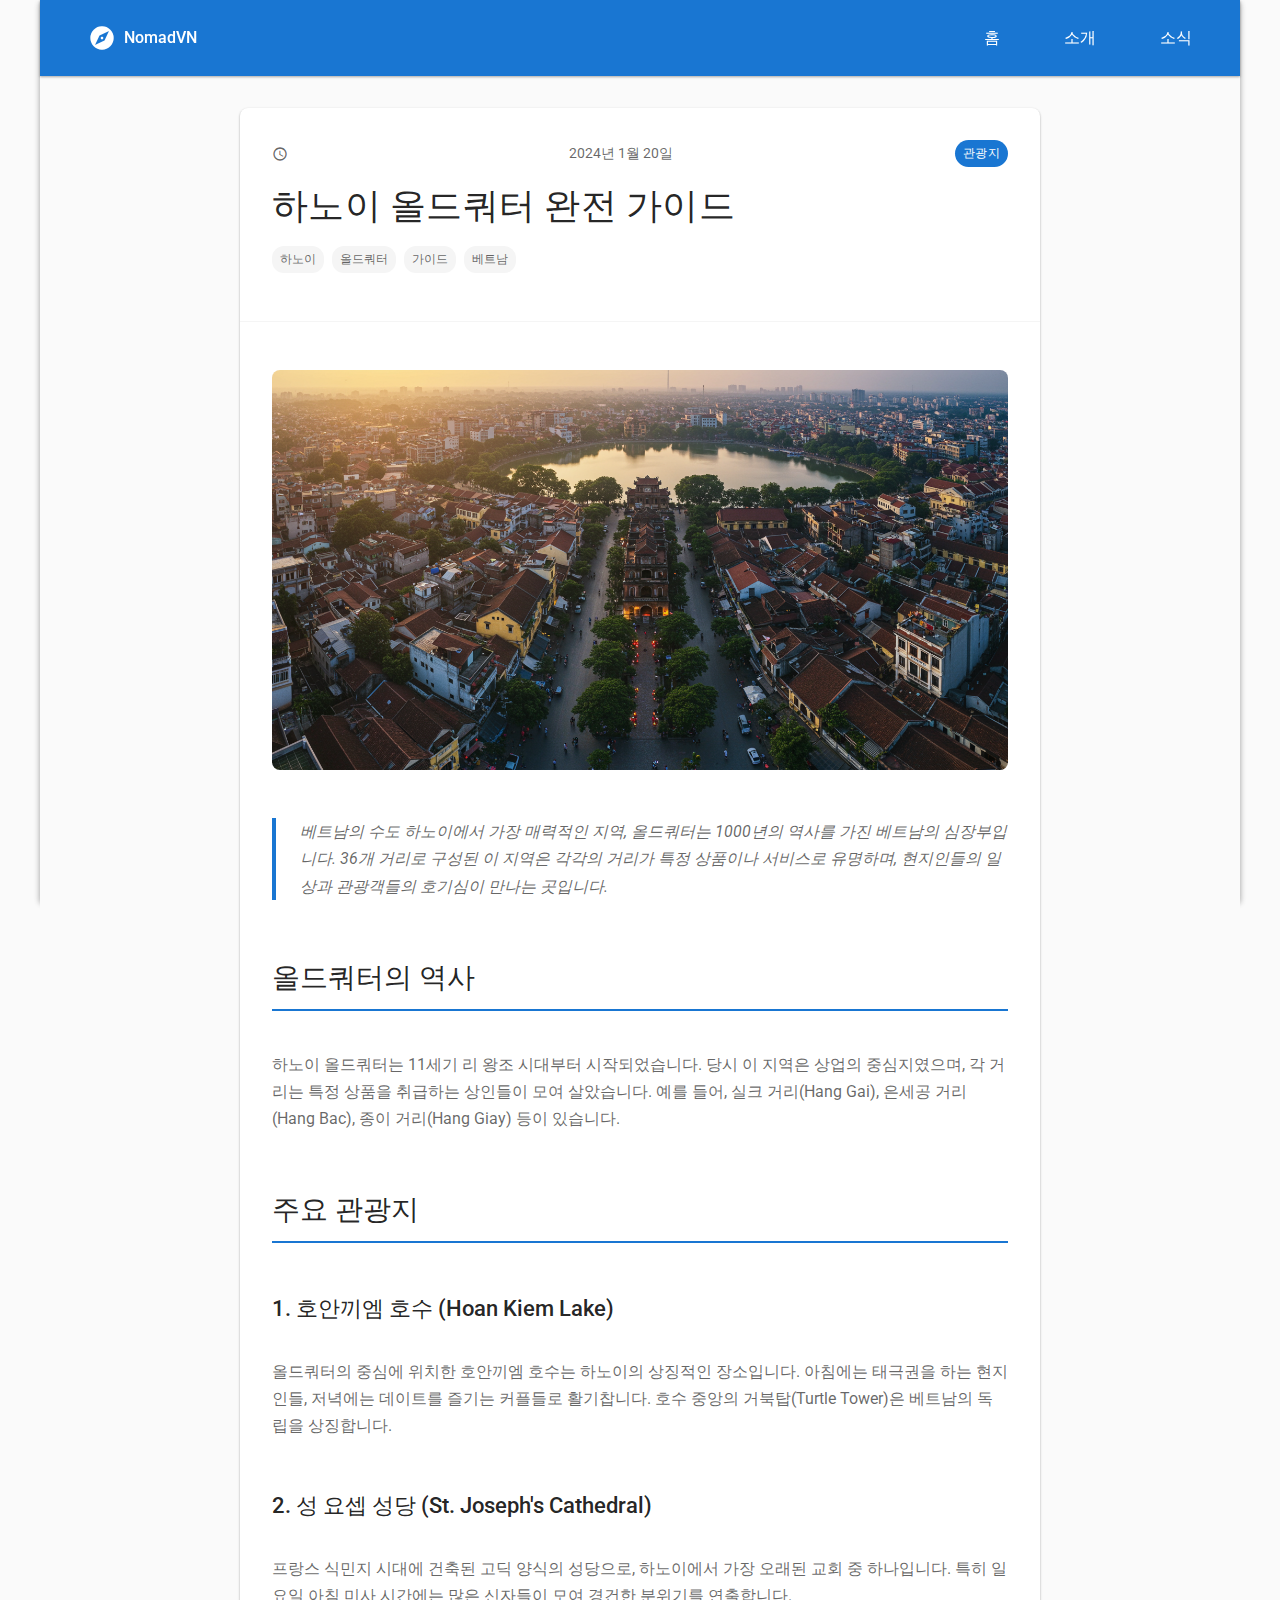
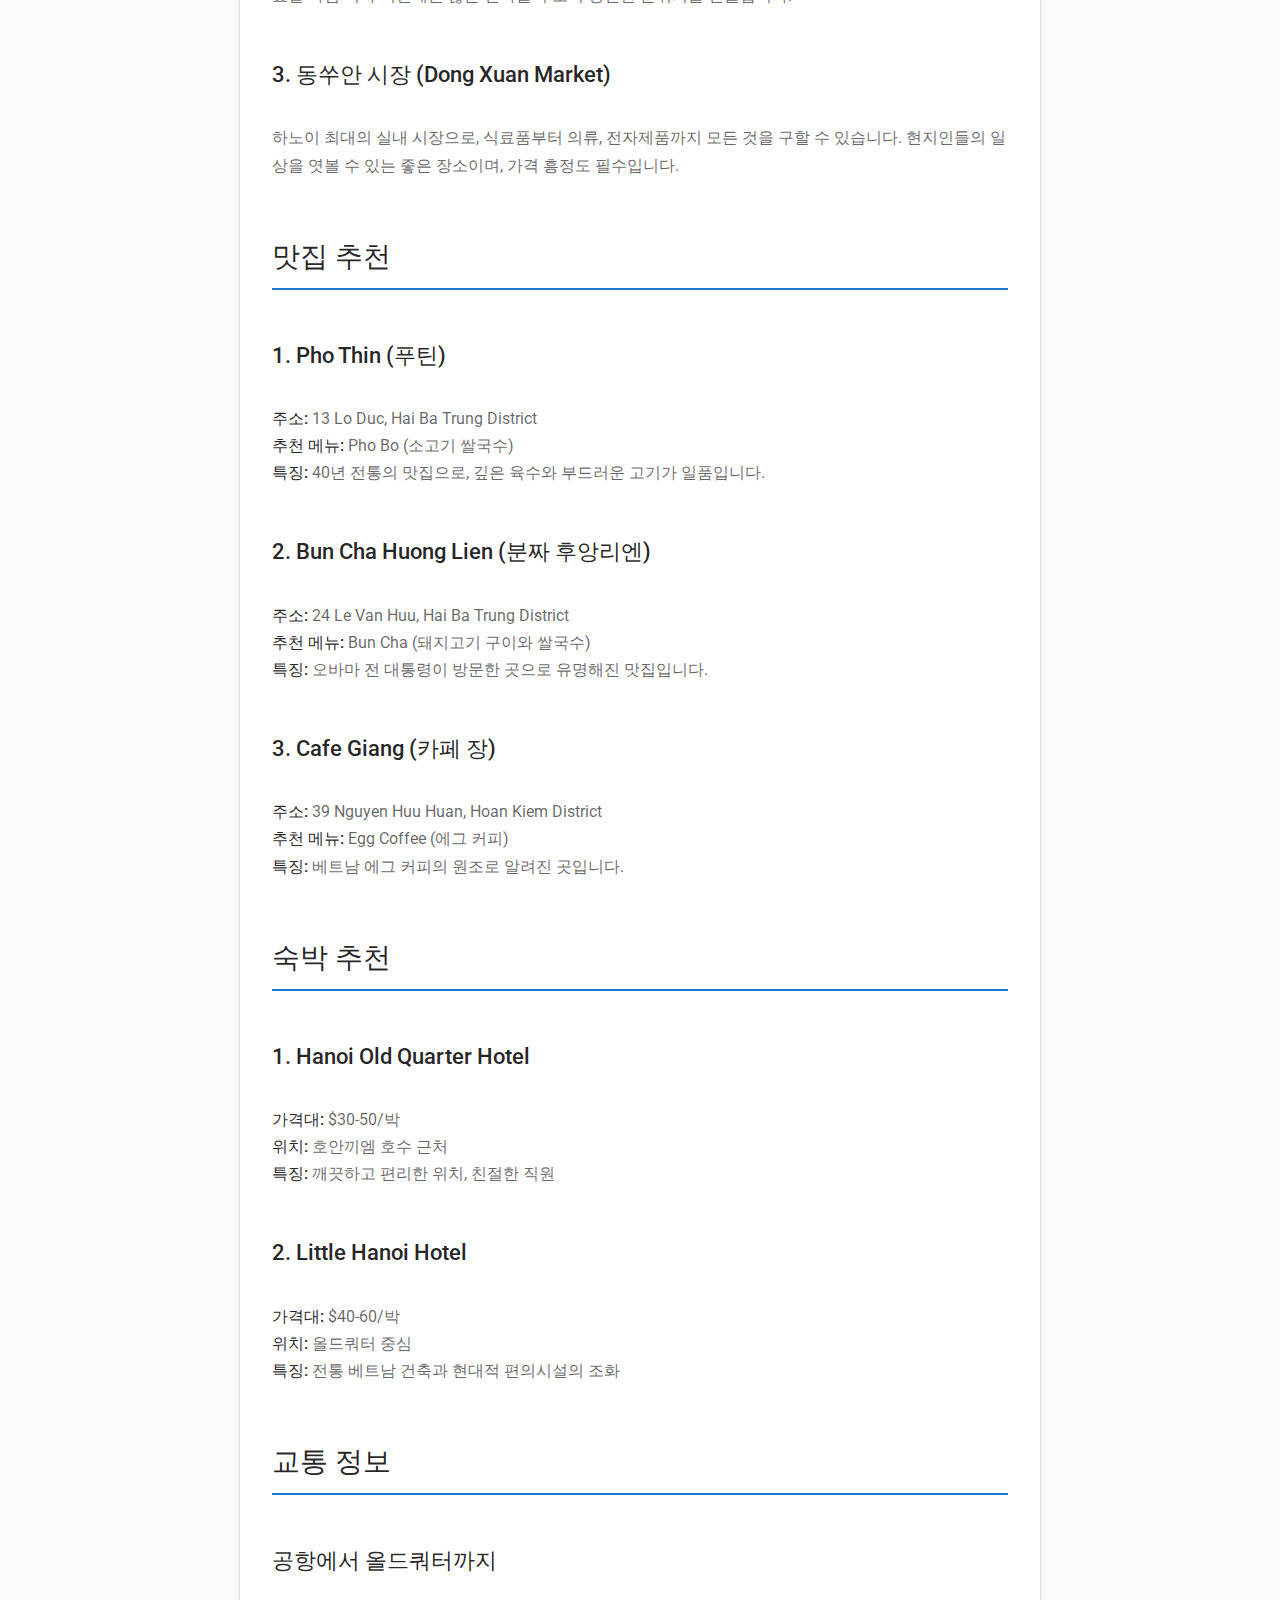
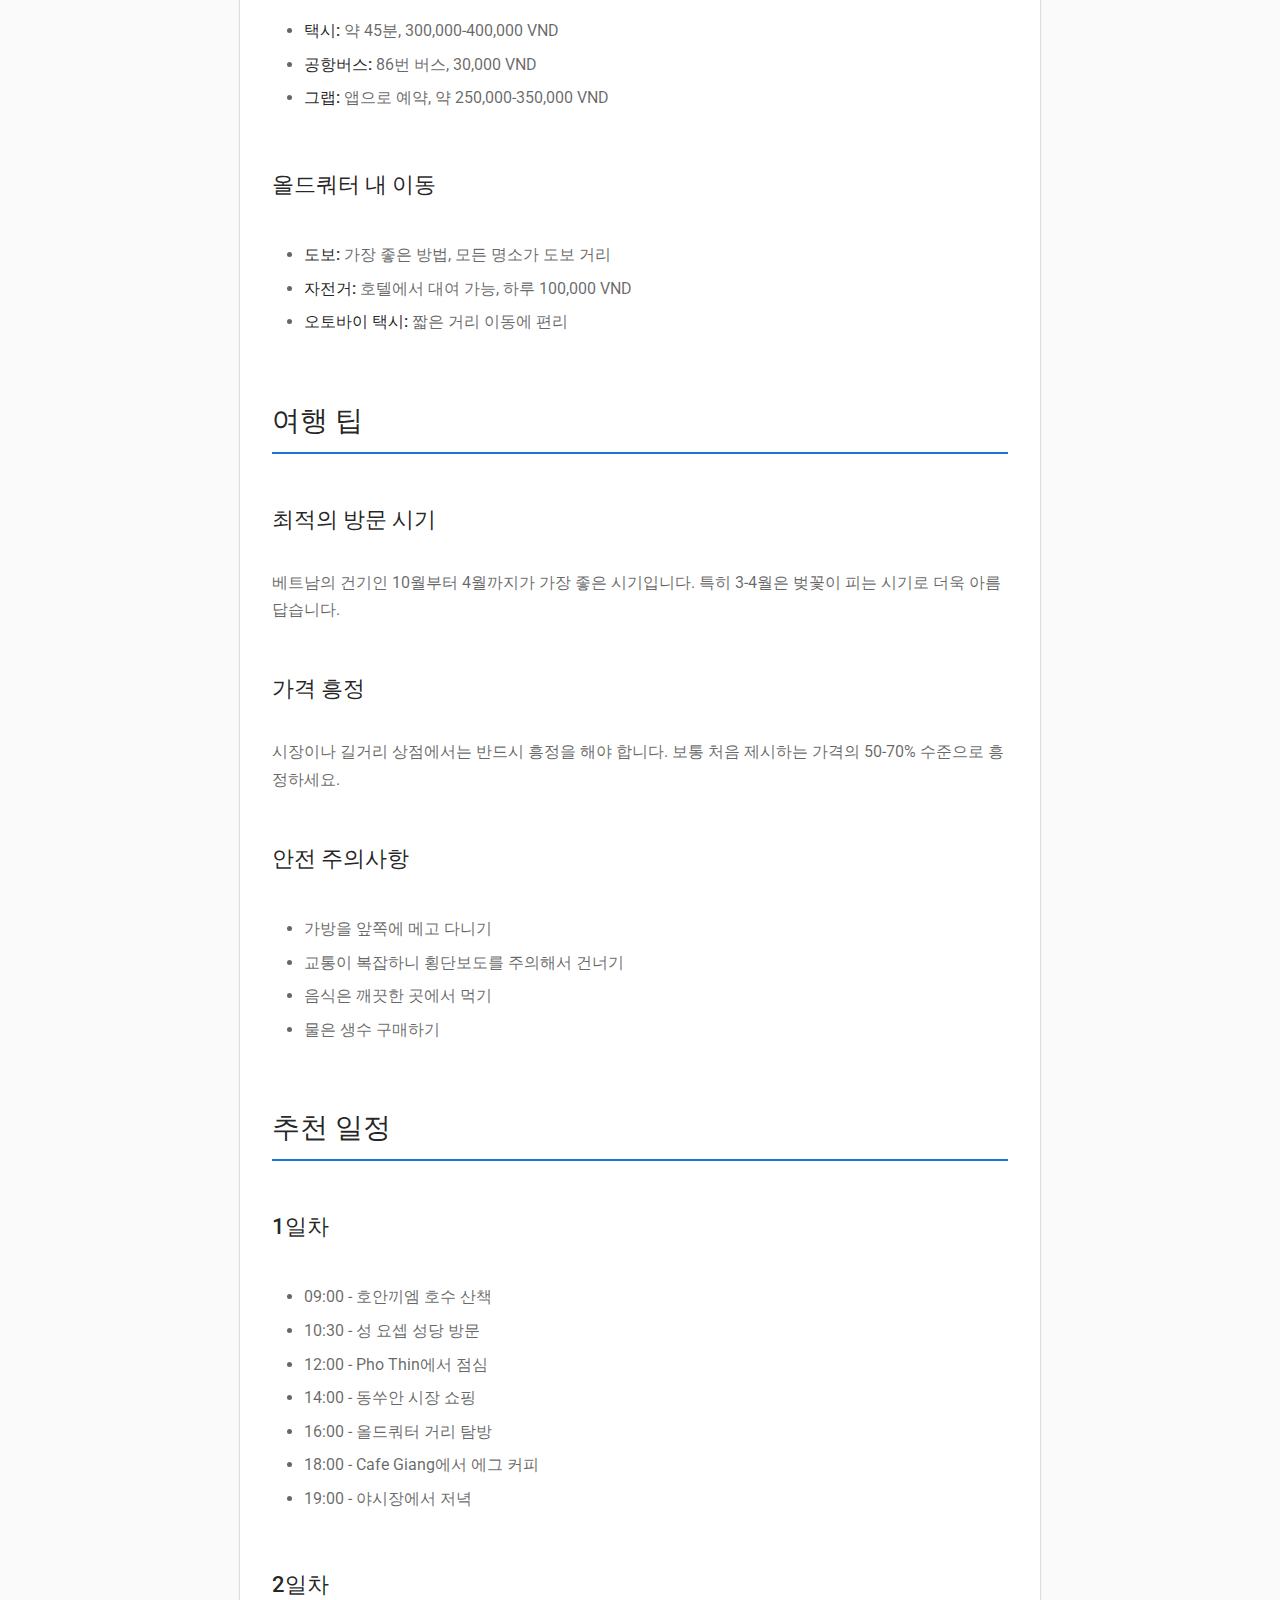
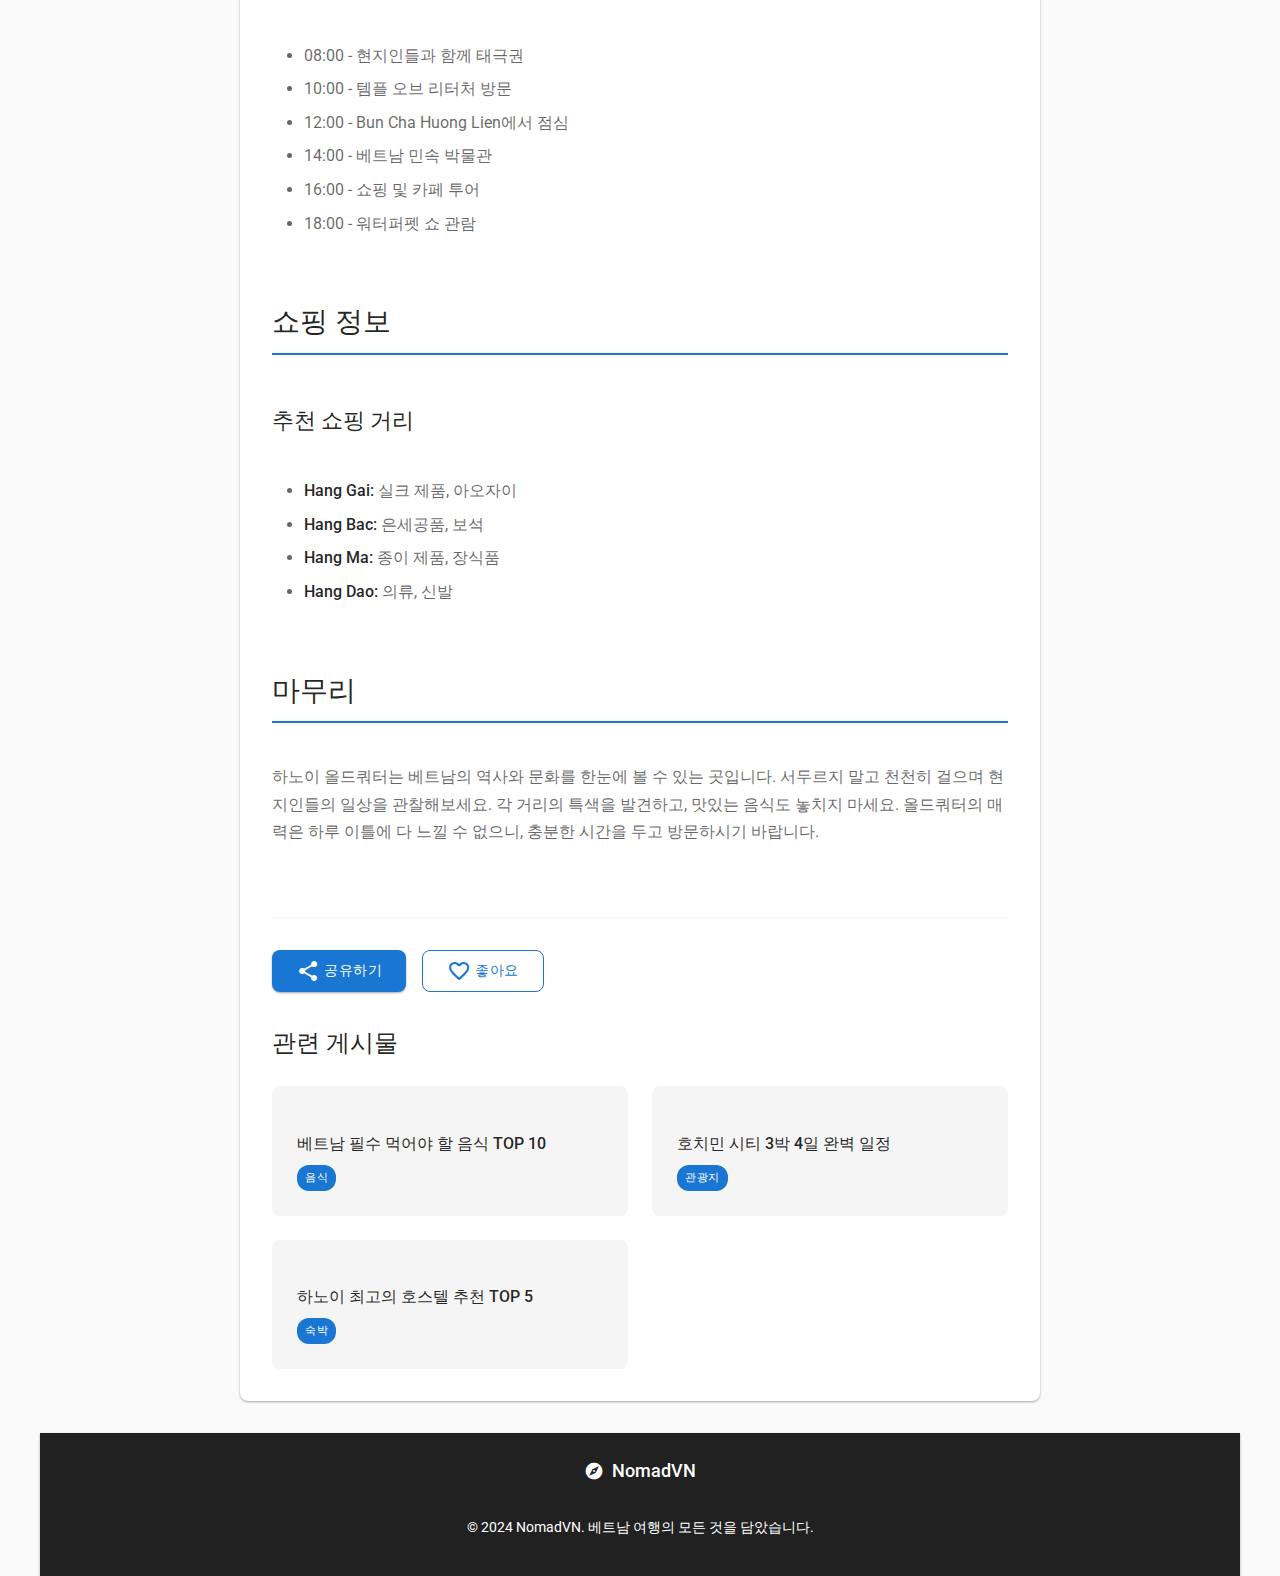
<file: posts/hanoi-old-quarter-guide.html>
<!DOCTYPE html>
<html lang="ko">
<head>
  <meta charset="UTF-8">
  <meta name="viewport" content="width=device-width, initial-scale=1.0">
  <title>하노이 올드쿼터 완전 가이드 - NomadVN</title>
  <link rel="stylesheet" href="../style.css">
  <link href="https://fonts.googleapis.com/icon?family=Material+Icons" rel="stylesheet">
</head>
<body>
  <div class="container">
    <!-- 헤더 -->
    <header>
      <nav class="navbar">
        <a href="../index.html" class="nav-brand">
          <span class="material-icons">explore</span>
          <span>NomadVN</span>
        </a>
        <ul>
          <li><a href="../index.html" class="ripple">홈</a></li>
          <li><a href="../about.html" class="ripple">소개</a></li>
          <li><a href="../posts.html" class="ripple">소식</a></li>
        </ul>
      </nav>
    </header>

    <!-- 메인 콘텐츠 -->
    <main>
      <article class="post-detail">
        <div class="post-header">
          <div class="post-meta">
            <span class="material-icons">schedule</span>
            <span class="date">2024년 1월 20일</span>
            <span class="category">관광지</span>
          </div>
          <h1>하노이 올드쿼터 완전 가이드</h1>
          <div class="post-tags">
            <span class="tag">하노이</span>
            <span class="tag">올드쿼터</span>
            <span class="tag">가이드</span>
            <span class="tag">베트남</span>
          </div>
        </div>

        <div class="post-content">
          <div class="post-image">
            <img src="../photo/hanoi-old-quarter.jpg" alt="하노이 올드쿼터">
          </div>

          <p class="post-intro">
            베트남의 수도 하노이에서 가장 매력적인 지역, 올드쿼터는 1000년의 역사를 가진 베트남의 심장부입니다. 
            36개 거리로 구성된 이 지역은 각각의 거리가 특정 상품이나 서비스로 유명하며, 
            현지인들의 일상과 관광객들의 호기심이 만나는 곳입니다.
          </p>

          <h2>올드쿼터의 역사</h2>
          <p>
            하노이 올드쿼터는 11세기 리 왕조 시대부터 시작되었습니다. 
            당시 이 지역은 상업의 중심지였으며, 각 거리는 특정 상품을 취급하는 상인들이 모여 살았습니다. 
            예를 들어, 실크 거리(Hang Gai), 은세공 거리(Hang Bac), 종이 거리(Hang Giay) 등이 있습니다.
          </p>

          <h2>주요 관광지</h2>
          
          <h3>1. 호안끼엠 호수 (Hoan Kiem Lake)</h3>
          <p>
            올드쿼터의 중심에 위치한 호안끼엠 호수는 하노이의 상징적인 장소입니다. 
            아침에는 태극권을 하는 현지인들, 저녁에는 데이트를 즐기는 커플들로 활기찹니다. 
            호수 중앙의 거북탑(Turtle Tower)은 베트남의 독립을 상징합니다.
          </p>

          <h3>2. 성 요셉 성당 (St. Joseph's Cathedral)</h3>
          <p>
            프랑스 식민지 시대에 건축된 고딕 양식의 성당으로, 
            하노이에서 가장 오래된 교회 중 하나입니다. 
            특히 일요일 아침 미사 시간에는 많은 신자들이 모여 경건한 분위기를 연출합니다.
          </p>

          <h3>3. 동쑤안 시장 (Dong Xuan Market)</h3>
          <p>
            하노이 최대의 실내 시장으로, 식료품부터 의류, 전자제품까지 모든 것을 구할 수 있습니다. 
            현지인들의 일상을 엿볼 수 있는 좋은 장소이며, 가격 흥정도 필수입니다.
          </p>

          <h2>맛집 추천</h2>
          
          <h3>1. Pho Thin (푸틴)</h3>
          <p>
            <strong>주소:</strong> 13 Lo Duc, Hai Ba Trung District<br>
            <strong>추천 메뉴:</strong> Pho Bo (소고기 쌀국수)<br>
            <strong>특징:</strong> 40년 전통의 맛집으로, 깊은 육수와 부드러운 고기가 일품입니다.
          </p>

          <h3>2. Bun Cha Huong Lien (분짜 후앙리엔)</h3>
          <p>
            <strong>주소:</strong> 24 Le Van Huu, Hai Ba Trung District<br>
            <strong>추천 메뉴:</strong> Bun Cha (돼지고기 구이와 쌀국수)<br>
            <strong>특징:</strong> 오바마 전 대통령이 방문한 곳으로 유명해진 맛집입니다.
          </p>

          <h3>3. Cafe Giang (카페 장)</h3>
          <p>
            <strong>주소:</strong> 39 Nguyen Huu Huan, Hoan Kiem District<br>
            <strong>추천 메뉴:</strong> Egg Coffee (에그 커피)<br>
            <strong>특징:</strong> 베트남 에그 커피의 원조로 알려진 곳입니다.
          </p>

          <h2>숙박 추천</h2>
          
          <h3>1. Hanoi Old Quarter Hotel</h3>
          <p>
            <strong>가격대:</strong> $30-50/박<br>
            <strong>위치:</strong> 호안끼엠 호수 근처<br>
            <strong>특징:</strong> 깨끗하고 편리한 위치, 친절한 직원
          </p>

          <h3>2. Little Hanoi Hotel</h3>
          <p>
            <strong>가격대:</strong> $40-60/박<br>
            <strong>위치:</strong> 올드쿼터 중심<br>
            <strong>특징:</strong> 전통 베트남 건축과 현대적 편의시설의 조화
          </p>

          <h2>교통 정보</h2>
          
          <h3>공항에서 올드쿼터까지</h3>
          <ul>
            <li><strong>택시:</strong> 약 45분, 300,000-400,000 VND</li>
            <li><strong>공항버스:</strong> 86번 버스, 30,000 VND</li>
            <li><strong>그랩:</strong> 앱으로 예약, 약 250,000-350,000 VND</li>
          </ul>

          <h3>올드쿼터 내 이동</h3>
          <ul>
            <li><strong>도보:</strong> 가장 좋은 방법, 모든 명소가 도보 거리</li>
            <li><strong>자전거:</strong> 호텔에서 대여 가능, 하루 100,000 VND</li>
            <li><strong>오토바이 택시:</strong> 짧은 거리 이동에 편리</li>
          </ul>

          <h2>여행 팁</h2>
          
          <h3>최적의 방문 시기</h3>
          <p>
            베트남의 건기인 10월부터 4월까지가 가장 좋은 시기입니다. 
            특히 3-4월은 벚꽃이 피는 시기로 더욱 아름답습니다.
          </p>

          <h3>가격 흥정</h3>
          <p>
            시장이나 길거리 상점에서는 반드시 흥정을 해야 합니다. 
            보통 처음 제시하는 가격의 50-70% 수준으로 흥정하세요.
          </p>

          <h3>안전 주의사항</h3>
          <ul>
            <li>가방을 앞쪽에 메고 다니기</li>
            <li>교통이 복잡하니 횡단보도를 주의해서 건너기</li>
            <li>음식은 깨끗한 곳에서 먹기</li>
            <li>물은 생수 구매하기</li>
          </ul>

          <h2>추천 일정</h2>
          
          <h3>1일차</h3>
          <ul>
            <li>09:00 - 호안끼엠 호수 산책</li>
            <li>10:30 - 성 요셉 성당 방문</li>
            <li>12:00 - Pho Thin에서 점심</li>
            <li>14:00 - 동쑤안 시장 쇼핑</li>
            <li>16:00 - 올드쿼터 거리 탐방</li>
            <li>18:00 - Cafe Giang에서 에그 커피</li>
            <li>19:00 - 야시장에서 저녁</li>
          </ul>

          <h3>2일차</h3>
          <ul>
            <li>08:00 - 현지인들과 함께 태극권</li>
            <li>10:00 - 템플 오브 리터처 방문</li>
            <li>12:00 - Bun Cha Huong Lien에서 점심</li>
            <li>14:00 - 베트남 민속 박물관</li>
            <li>16:00 - 쇼핑 및 카페 투어</li>
            <li>18:00 - 워터퍼펫 쇼 관람</li>
          </ul>

          <h2>쇼핑 정보</h2>
          
          <h3>추천 쇼핑 거리</h3>
          <ul>
            <li><strong>Hang Gai:</strong> 실크 제품, 아오자이</li>
            <li><strong>Hang Bac:</strong> 은세공품, 보석</li>
            <li><strong>Hang Ma:</strong> 종이 제품, 장식품</li>
            <li><strong>Hang Dao:</strong> 의류, 신발</li>
          </ul>

          <h2>마무리</h2>
          <p>
            하노이 올드쿼터는 베트남의 역사와 문화를 한눈에 볼 수 있는 곳입니다. 
            서두르지 말고 천천히 걸으며 현지인들의 일상을 관찰해보세요. 
            각 거리의 특색을 발견하고, 맛있는 음식도 놓치지 마세요. 
            올드쿼터의 매력은 하루 이틀에 다 느낄 수 없으니, 충분한 시간을 두고 방문하시기 바랍니다.
          </p>

          <div class="post-footer">
            <div class="share-buttons">
              <button class="btn btn-primary">
                <span class="material-icons">share</span>
                공유하기
              </button>
              <button class="btn btn-secondary">
                <span class="material-icons">favorite_border</span>
                좋아요
              </button>
            </div>
            
            <div class="related-posts">
              <h3>관련 게시물</h3>
              <div class="related-grid">
                <a href="vietnam-food-top10.html" class="related-post">
                  <h4>베트남 필수 먹어야 할 음식 TOP 10</h4>
                  <span class="related-category">음식</span>
                </a>
                <a href="ho-chi-minh-city-guide.html" class="related-post">
                  <h4>호치민 시티 3박 4일 완벽 일정</h4>
                  <span class="related-category">관광지</span>
                </a>
                <a href="hanoi-hostel-recommendation.html" class="related-post">
                  <h4>하노이 최고의 호스텔 추천 TOP 5</h4>
                  <span class="related-category">숙박</span>
                </a>
              </div>
            </div>
          </div>
        </div>
      </article>
    </main>

    <!-- 푸터 -->
    <footer>
      <div class="footer-content">
        <div class="footer-brand">
          <span class="material-icons">explore</span>
          <span>NomadVN</span>
        </div>
        <p>© 2024 NomadVN. 베트남 여행의 모든 것을 담았습니다.</p>
      </div>
    </footer>
  </div>

  <script>
    // 공유하기 기능
    document.querySelector('.share-buttons .btn-primary').addEventListener('click', function() {
      if (navigator.share) {
        navigator.share({
          title: '하노이 올드쿼터 완전 가이드 - NomadVN',
          url: window.location.href
        });
      } else {
        // 클립보드에 링크 복사
        navigator.clipboard.writeText(window.location.href);
        alert('링크가 클립보드에 복사되었습니다!');
      }
    });

    // 좋아요 기능
    document.querySelector('.share-buttons .btn-secondary').addEventListener('click', function() {
      const icon = this.querySelector('.material-icons');
      if (icon.textContent === 'favorite_border') {
        icon.textContent = 'favorite';
        this.style.color = '#dc004e';
      } else {
        icon.textContent = 'favorite_border';
        this.style.color = '';
      }
    });
  </script>
</body>
</html>
</file>
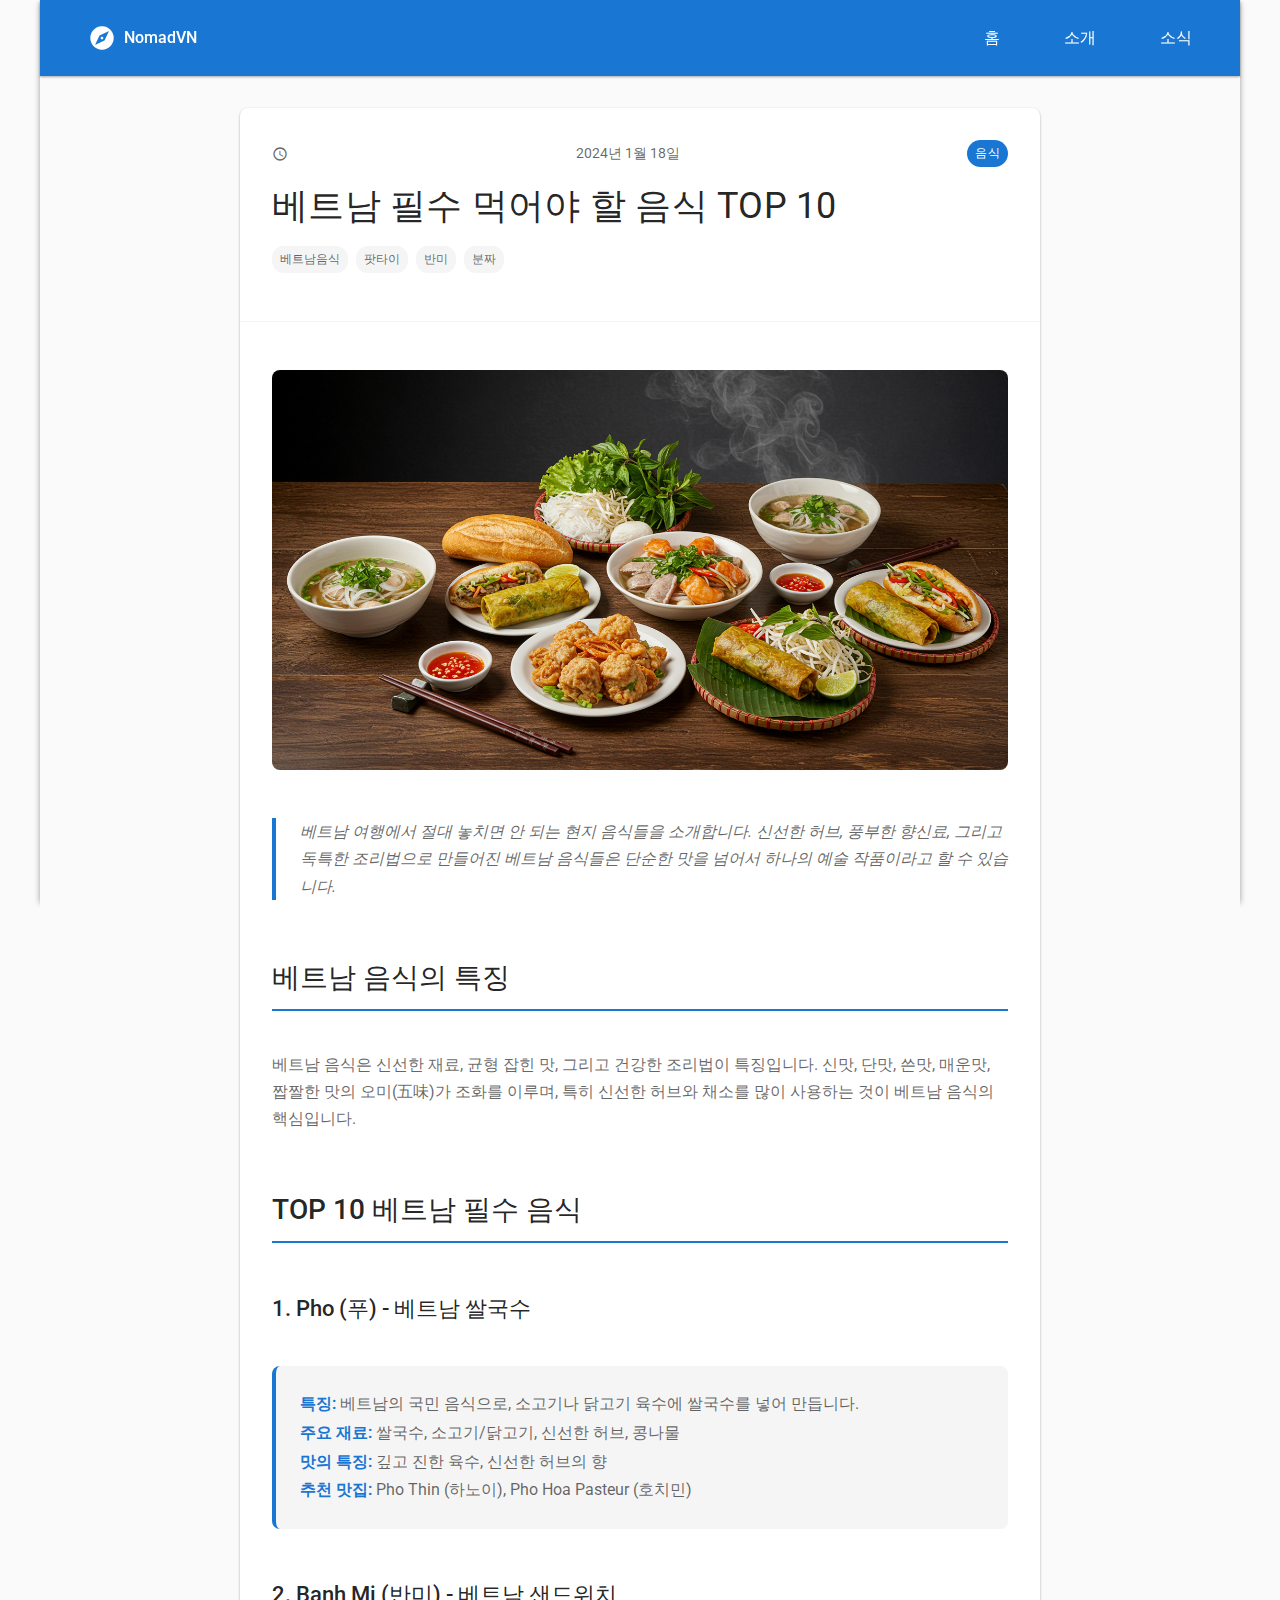
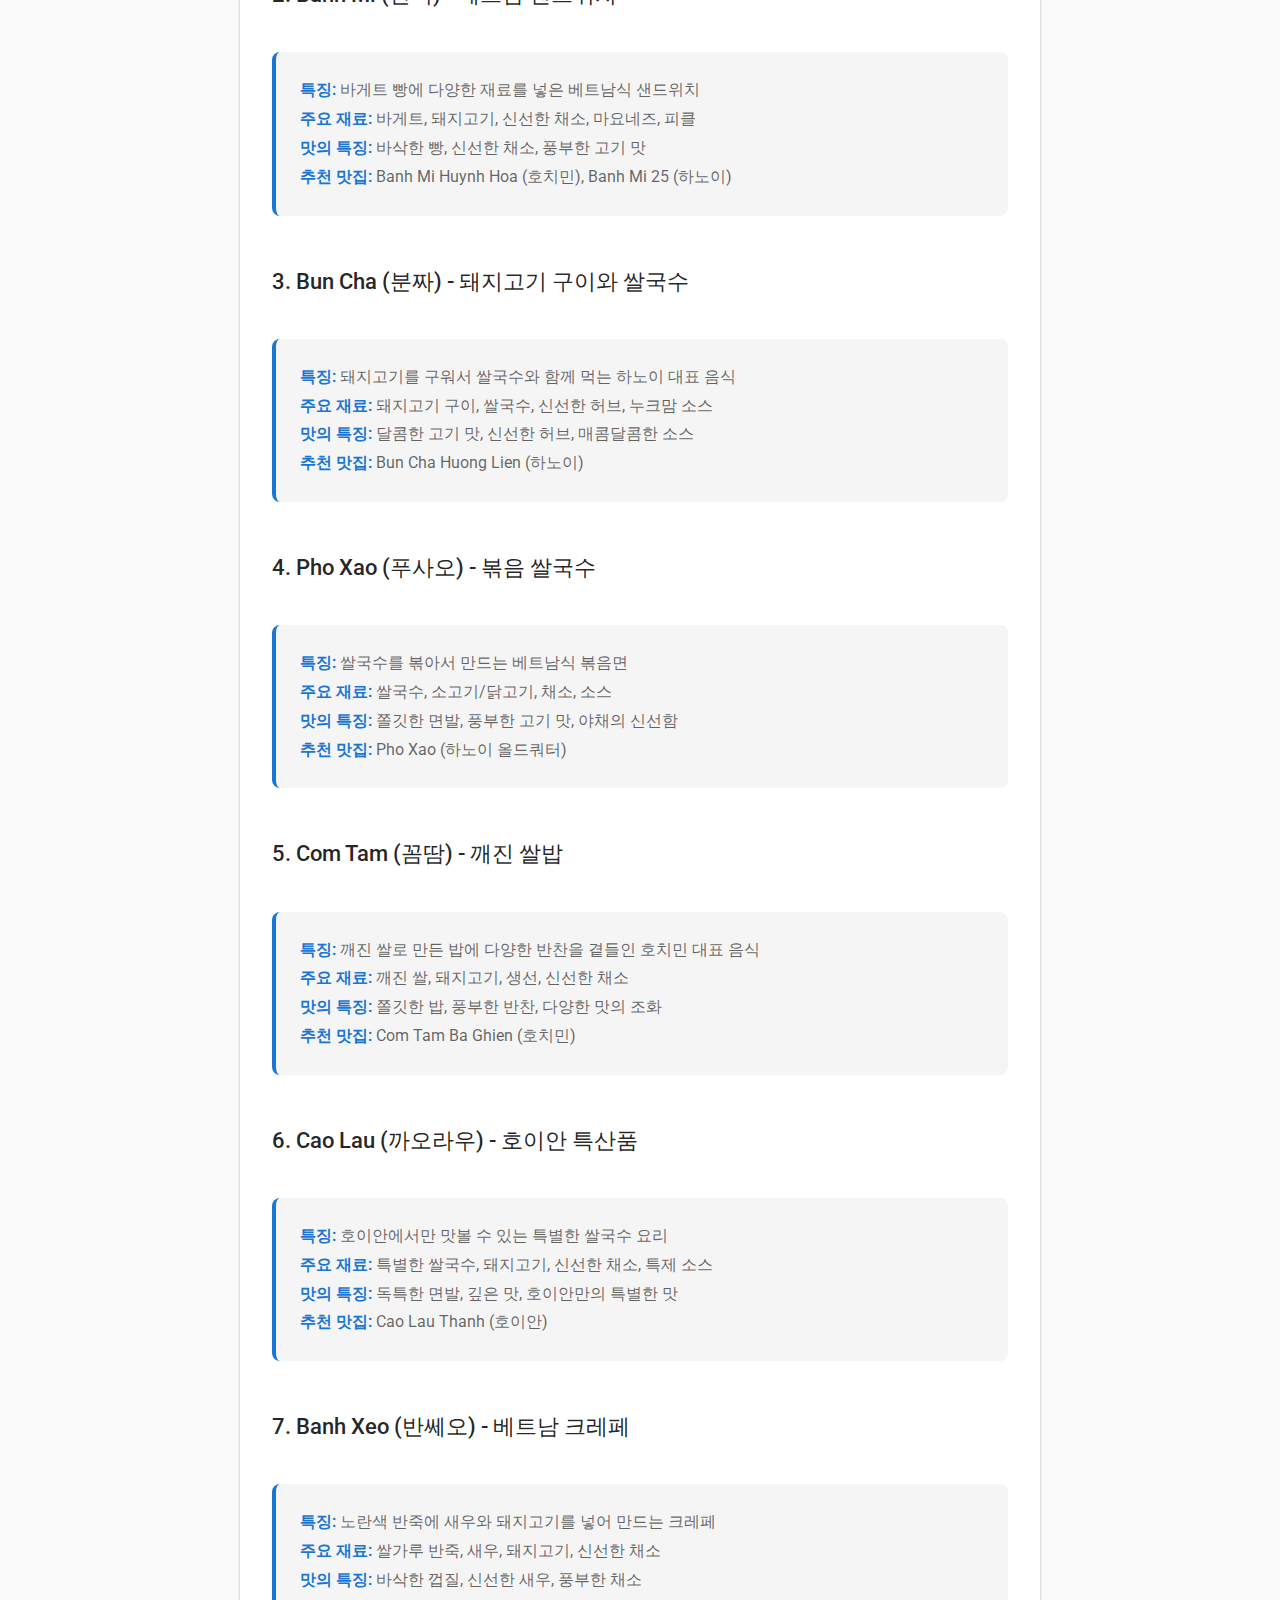
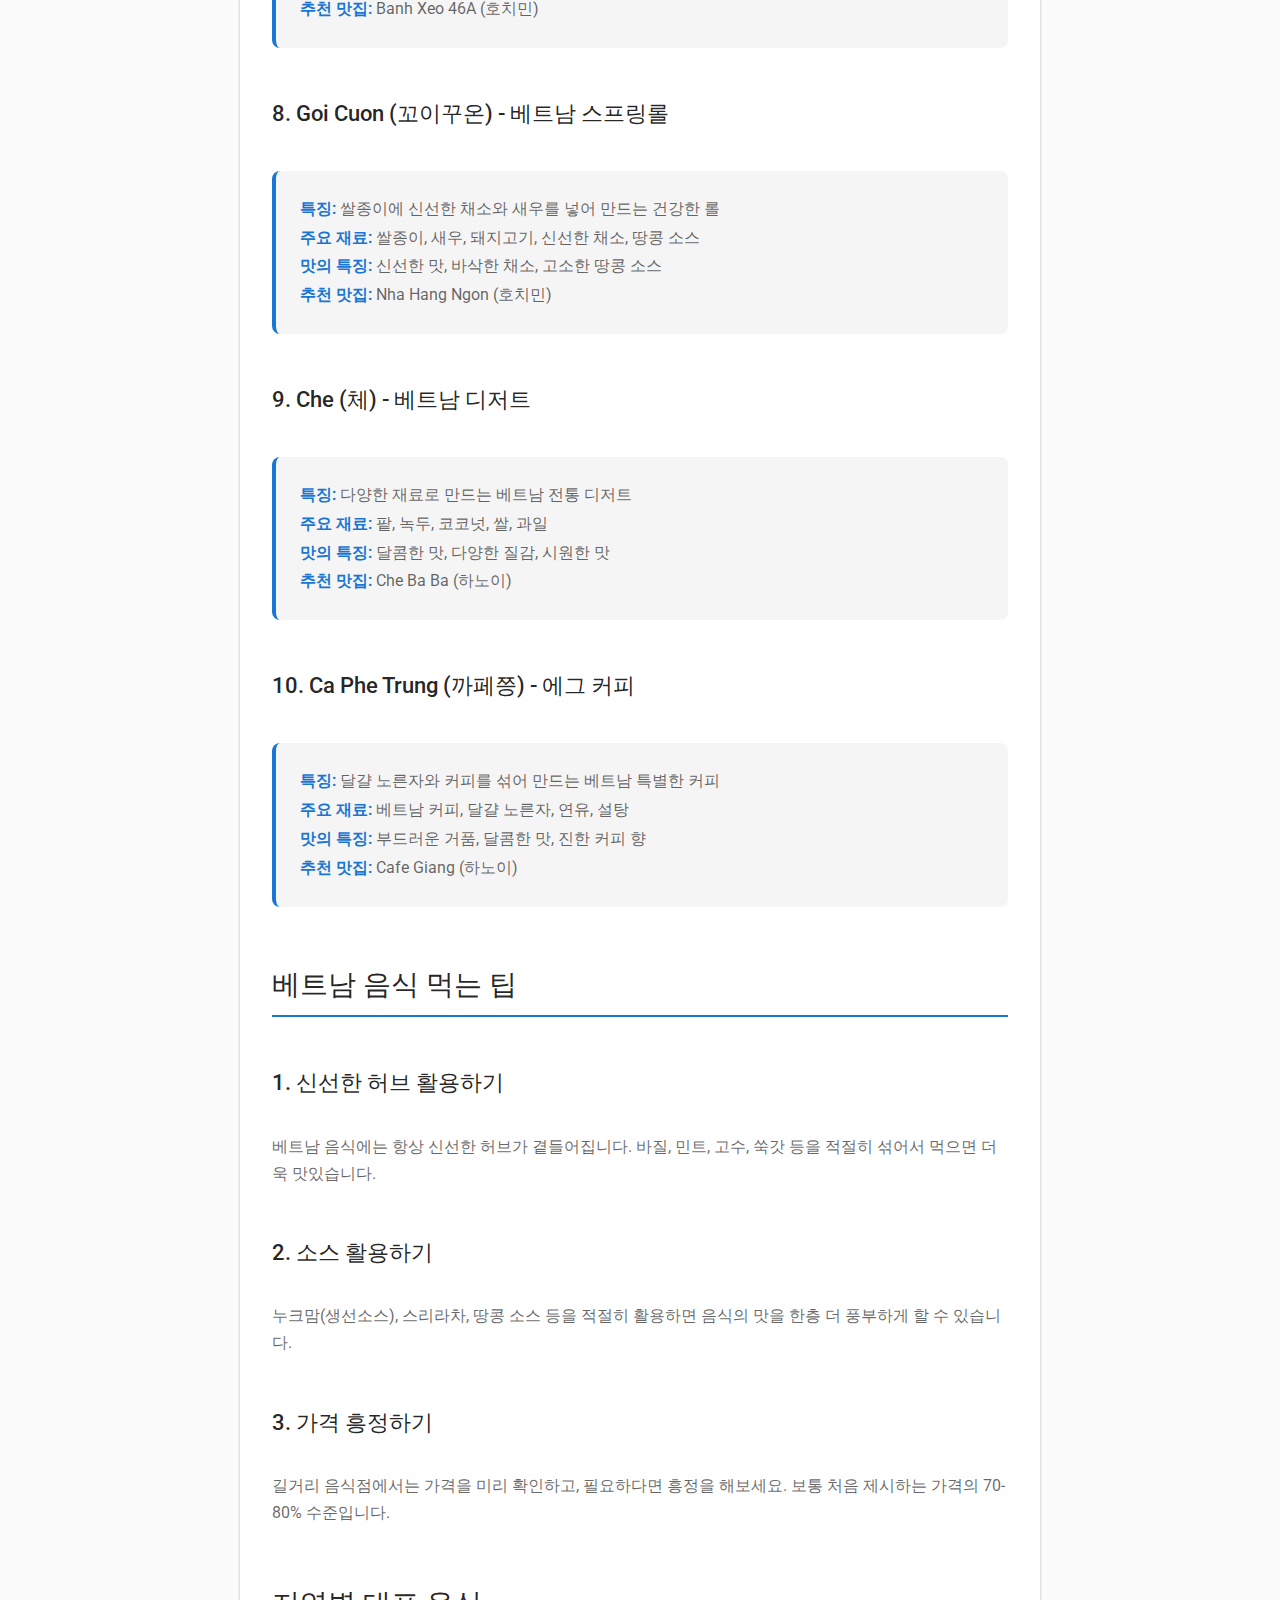
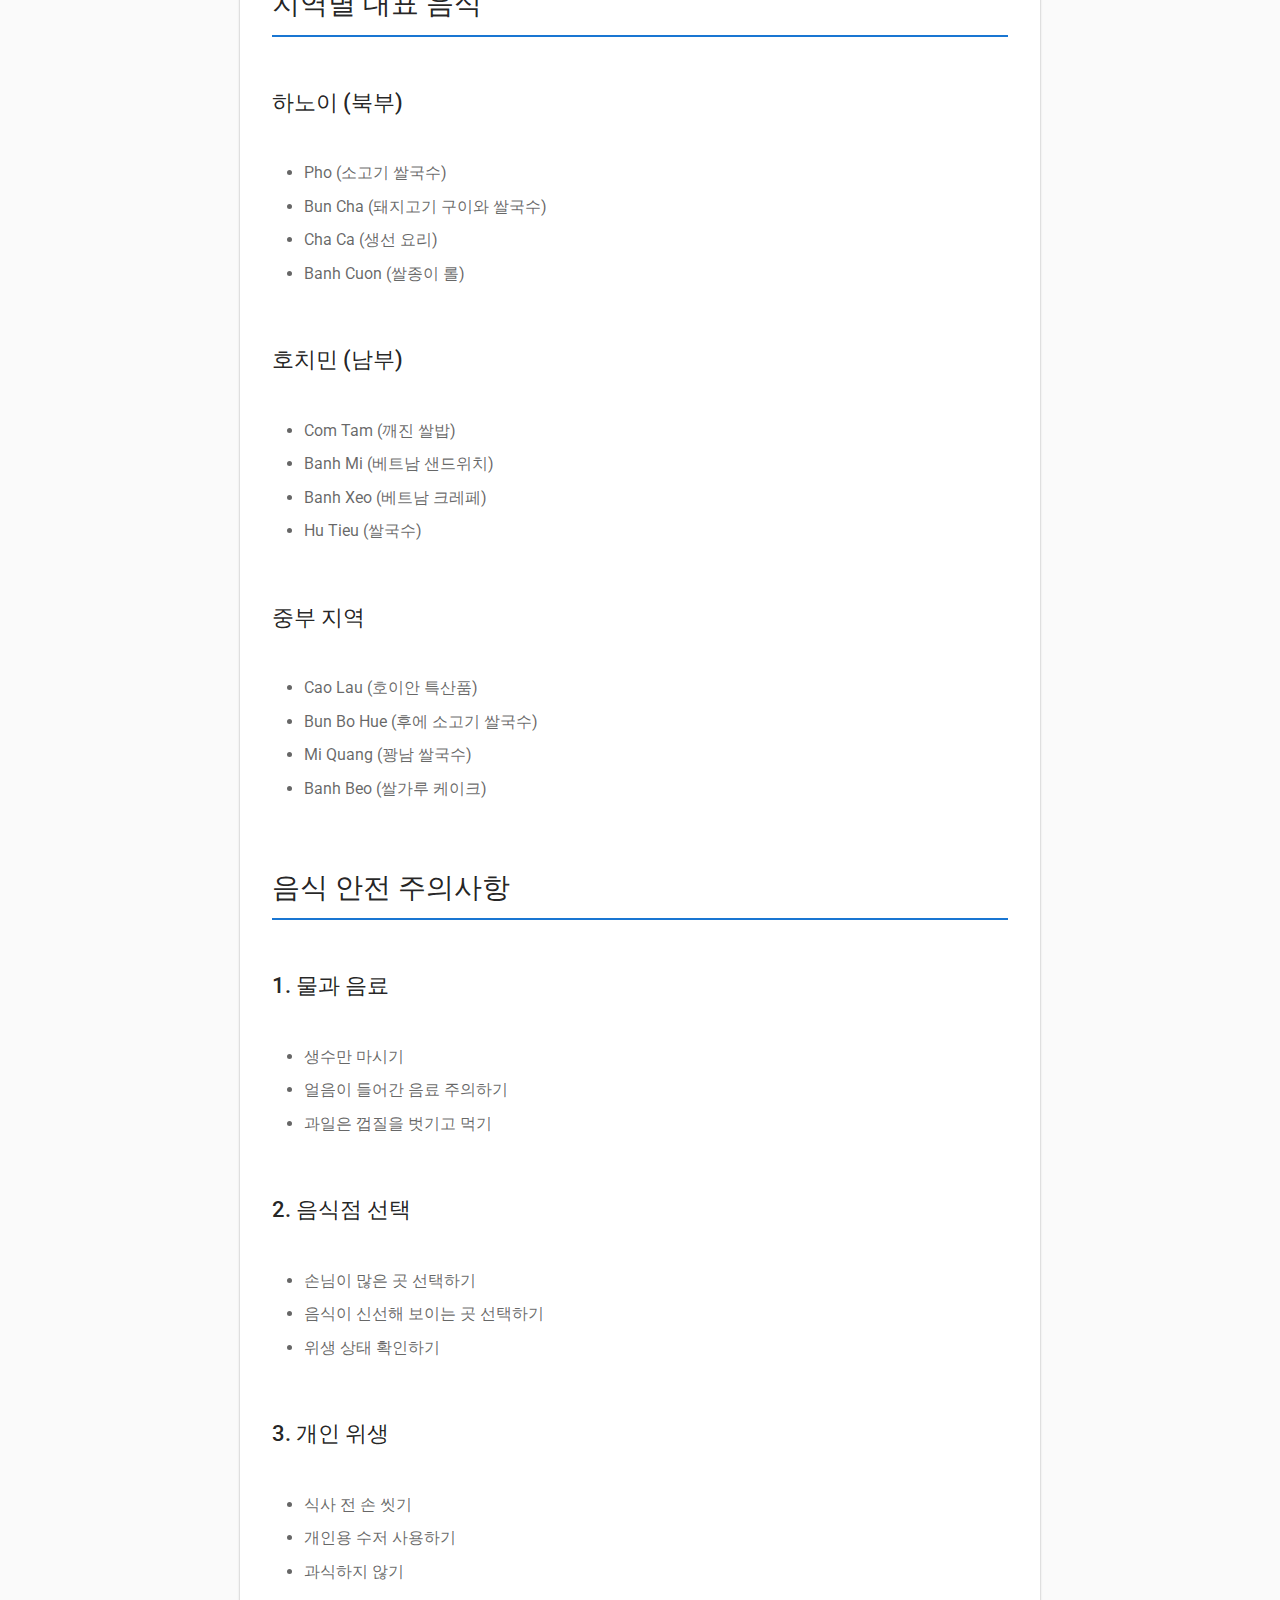
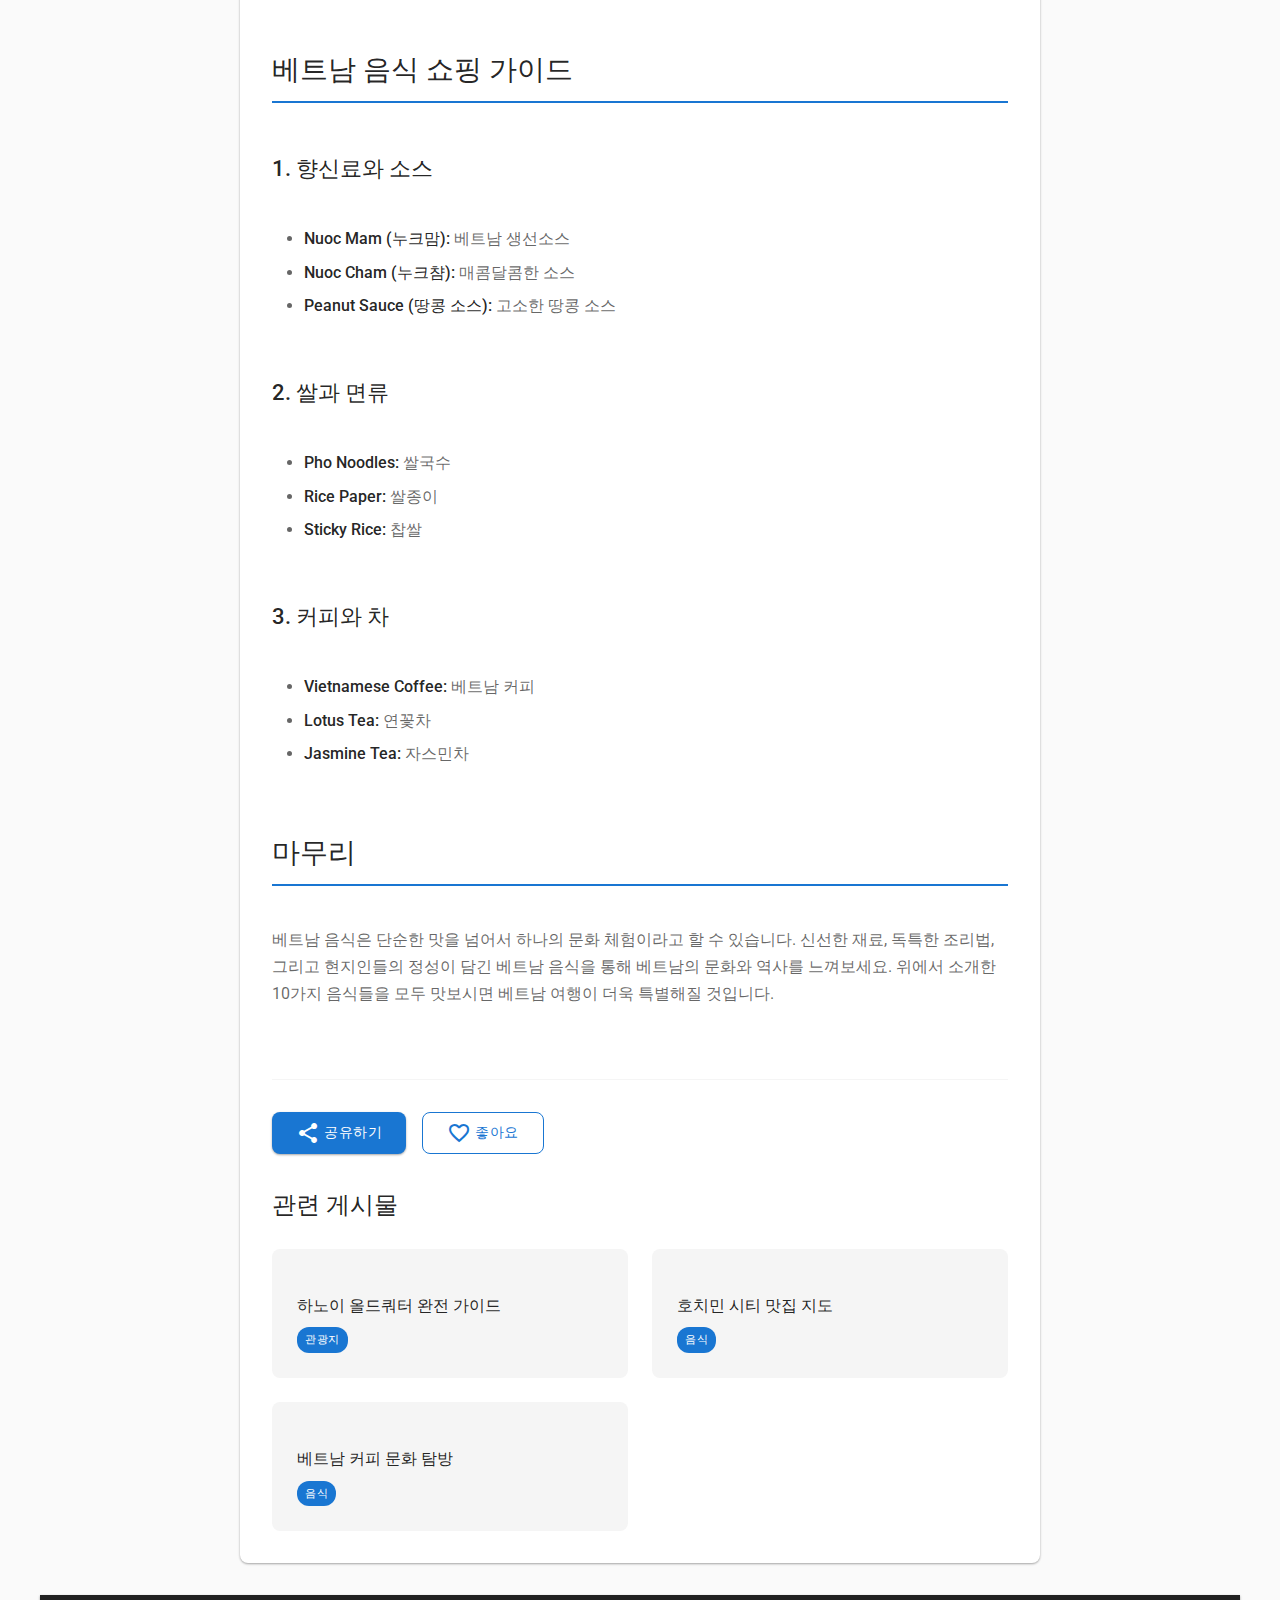
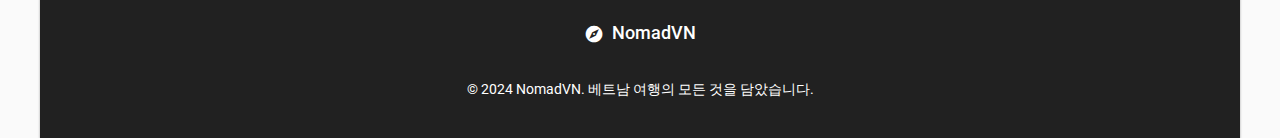
<file: posts/vietnam-food-top10.html>
<!DOCTYPE html>
<html lang="ko">
<head>
  <meta charset="UTF-8">
  <meta name="viewport" content="width=device-width, initial-scale=1.0">
  <title>베트남 필수 먹어야 할 음식 TOP 10 - NomadVN</title>
  <link rel="stylesheet" href="../style.css">
  <link href="https://fonts.googleapis.com/icon?family=Material+Icons" rel="stylesheet">
</head>
<body>
  <div class="container">
    <!-- 헤더 -->
    <header>
      <nav class="navbar">
        <a href="../index.html" class="nav-brand">
          <span class="material-icons">explore</span>
          <span>NomadVN</span>
        </a>
        <ul>
          <li><a href="../index.html" class="ripple">홈</a></li>
          <li><a href="../about.html" class="ripple">소개</a></li>
          <li><a href="../posts.html" class="ripple">소식</a></li>
        </ul>
      </nav>
    </header>

    <!-- 메인 콘텐츠 -->
    <main>
      <article class="post-detail">
        <div class="post-header">
          <div class="post-meta">
            <span class="material-icons">schedule</span>
            <span class="date">2024년 1월 18일</span>
            <span class="category">음식</span>
          </div>
          <h1>베트남 필수 먹어야 할 음식 TOP 10</h1>
          <div class="post-tags">
            <span class="tag">베트남음식</span>
            <span class="tag">팟타이</span>
            <span class="tag">반미</span>
            <span class="tag">분짜</span>
          </div>
        </div>

        <div class="post-content">
          <div class="post-image">
            <img src="../photo/vietnam-food-top10.jpg" alt="베트남 음식">
          </div>

          <p class="post-intro">
            베트남 여행에서 절대 놓치면 안 되는 현지 음식들을 소개합니다. 
            신선한 허브, 풍부한 향신료, 그리고 독특한 조리법으로 만들어진 베트남 음식들은 
            단순한 맛을 넘어서 하나의 예술 작품이라고 할 수 있습니다.
          </p>

          <h2>베트남 음식의 특징</h2>
          <p>
            베트남 음식은 신선한 재료, 균형 잡힌 맛, 그리고 건강한 조리법이 특징입니다. 
            신맛, 단맛, 쓴맛, 매운맛, 짭짤한 맛의 오미(五味)가 조화를 이루며, 
            특히 신선한 허브와 채소를 많이 사용하는 것이 베트남 음식의 핵심입니다.
          </p>

          <h2>TOP 10 베트남 필수 음식</h2>

          <h3>1. Pho (푸) - 베트남 쌀국수</h3>
          <div class="food-item">
            <p>
              <strong>특징:</strong> 베트남의 국민 음식으로, 소고기나 닭고기 육수에 쌀국수를 넣어 만듭니다.<br>
              <strong>주요 재료:</strong> 쌀국수, 소고기/닭고기, 신선한 허브, 콩나물<br>
              <strong>맛의 특징:</strong> 깊고 진한 육수, 신선한 허브의 향<br>
              <strong>추천 맛집:</strong> Pho Thin (하노이), Pho Hoa Pasteur (호치민)
            </p>
          </div>

          <h3>2. Banh Mi (반미) - 베트남 샌드위치</h3>
          <div class="food-item">
            <p>
              <strong>특징:</strong> 바게트 빵에 다양한 재료를 넣은 베트남식 샌드위치<br>
              <strong>주요 재료:</strong> 바게트, 돼지고기, 신선한 채소, 마요네즈, 피클<br>
              <strong>맛의 특징:</strong> 바삭한 빵, 신선한 채소, 풍부한 고기 맛<br>
              <strong>추천 맛집:</strong> Banh Mi Huynh Hoa (호치민), Banh Mi 25 (하노이)
            </p>
          </div>

          <h3>3. Bun Cha (분짜) - 돼지고기 구이와 쌀국수</h3>
          <div class="food-item">
            <p>
              <strong>특징:</strong> 돼지고기를 구워서 쌀국수와 함께 먹는 하노이 대표 음식<br>
              <strong>주요 재료:</strong> 돼지고기 구이, 쌀국수, 신선한 허브, 누크맘 소스<br>
              <strong>맛의 특징:</strong> 달콤한 고기 맛, 신선한 허브, 매콤달콤한 소스<br>
              <strong>추천 맛집:</strong> Bun Cha Huong Lien (하노이)
            </p>
          </div>

          <h3>4. Pho Xao (푸사오) - 볶음 쌀국수</h3>
          <div class="food-item">
            <p>
              <strong>특징:</strong> 쌀국수를 볶아서 만드는 베트남식 볶음면<br>
              <strong>주요 재료:</strong> 쌀국수, 소고기/닭고기, 채소, 소스<br>
              <strong>맛의 특징:</strong> 쫄깃한 면발, 풍부한 고기 맛, 야채의 신선함<br>
              <strong>추천 맛집:</strong> Pho Xao (하노이 올드쿼터)
            </p>
          </div>

          <h3>5. Com Tam (꼼땀) - 깨진 쌀밥</h3>
          <div class="food-item">
            <p>
              <strong>특징:</strong> 깨진 쌀로 만든 밥에 다양한 반찬을 곁들인 호치민 대표 음식<br>
              <strong>주요 재료:</strong> 깨진 쌀, 돼지고기, 생선, 신선한 채소<br>
              <strong>맛의 특징:</strong> 쫄깃한 밥, 풍부한 반찬, 다양한 맛의 조화<br>
              <strong>추천 맛집:</strong> Com Tam Ba Ghien (호치민)
            </p>
          </div>

          <h3>6. Cao Lau (까오라우) - 호이안 특산품</h3>
          <div class="food-item">
            <p>
              <strong>특징:</strong> 호이안에서만 맛볼 수 있는 특별한 쌀국수 요리<br>
              <strong>주요 재료:</strong> 특별한 쌀국수, 돼지고기, 신선한 채소, 특제 소스<br>
              <strong>맛의 특징:</strong> 독특한 면발, 깊은 맛, 호이안만의 특별한 맛<br>
              <strong>추천 맛집:</strong> Cao Lau Thanh (호이안)
            </p>
          </div>

          <h3>7. Banh Xeo (반쎄오) - 베트남 크레페</h3>
          <div class="food-item">
            <p>
              <strong>특징:</strong> 노란색 반죽에 새우와 돼지고기를 넣어 만드는 크레페<br>
              <strong>주요 재료:</strong> 쌀가루 반죽, 새우, 돼지고기, 신선한 채소<br>
              <strong>맛의 특징:</strong> 바삭한 껍질, 신선한 새우, 풍부한 채소<br>
              <strong>추천 맛집:</strong> Banh Xeo 46A (호치민)
            </p>
          </div>

          <h3>8. Goi Cuon (꼬이꾸온) - 베트남 스프링롤</h3>
          <div class="food-item">
            <p>
              <strong>특징:</strong> 쌀종이에 신선한 채소와 새우를 넣어 만드는 건강한 롤<br>
              <strong>주요 재료:</strong> 쌀종이, 새우, 돼지고기, 신선한 채소, 땅콩 소스<br>
              <strong>맛의 특징:</strong> 신선한 맛, 바삭한 채소, 고소한 땅콩 소스<br>
              <strong>추천 맛집:</strong> Nha Hang Ngon (호치민)
            </p>
          </div>

          <h3>9. Che (체) - 베트남 디저트</h3>
          <div class="food-item">
            <p>
              <strong>특징:</strong> 다양한 재료로 만드는 베트남 전통 디저트<br>
              <strong>주요 재료:</strong> 팥, 녹두, 코코넛, 쌀, 과일<br>
              <strong>맛의 특징:</strong> 달콤한 맛, 다양한 질감, 시원한 맛<br>
              <strong>추천 맛집:</strong> Che Ba Ba (하노이)
            </p>
          </div>

          <h3>10. Ca Phe Trung (까페쯩) - 에그 커피</h3>
          <div class="food-item">
            <p>
              <strong>특징:</strong> 달걀 노른자와 커피를 섞어 만드는 베트남 특별한 커피<br>
              <strong>주요 재료:</strong> 베트남 커피, 달걀 노른자, 연유, 설탕<br>
              <strong>맛의 특징:</strong> 부드러운 거품, 달콤한 맛, 진한 커피 향<br>
              <strong>추천 맛집:</strong> Cafe Giang (하노이)
            </p>
          </div>

          <h2>베트남 음식 먹는 팁</h2>

          <h3>1. 신선한 허브 활용하기</h3>
          <p>
            베트남 음식에는 항상 신선한 허브가 곁들어집니다. 
            바질, 민트, 고수, 쑥갓 등을 적절히 섞어서 먹으면 더욱 맛있습니다.
          </p>

          <h3>2. 소스 활용하기</h3>
          <p>
            누크맘(생선소스), 스리라차, 땅콩 소스 등을 적절히 활용하면 
            음식의 맛을 한층 더 풍부하게 할 수 있습니다.
          </p>

          <h3>3. 가격 흥정하기</h3>
          <p>
            길거리 음식점에서는 가격을 미리 확인하고, 
            필요하다면 흥정을 해보세요. 보통 처음 제시하는 가격의 70-80% 수준입니다.
          </p>

          <h2>지역별 대표 음식</h2>

          <h3>하노이 (북부)</h3>
          <ul>
            <li>Pho (소고기 쌀국수)</li>
            <li>Bun Cha (돼지고기 구이와 쌀국수)</li>
            <li>Cha Ca (생선 요리)</li>
            <li>Banh Cuon (쌀종이 롤)</li>
          </ul>

          <h3>호치민 (남부)</h3>
          <ul>
            <li>Com Tam (깨진 쌀밥)</li>
            <li>Banh Mi (베트남 샌드위치)</li>
            <li>Banh Xeo (베트남 크레페)</li>
            <li>Hu Tieu (쌀국수)</li>
          </ul>

          <h3>중부 지역</h3>
          <ul>
            <li>Cao Lau (호이안 특산품)</li>
            <li>Bun Bo Hue (후에 소고기 쌀국수)</li>
            <li>Mi Quang (꽝남 쌀국수)</li>
            <li>Banh Beo (쌀가루 케이크)</li>
          </ul>

          <h2>음식 안전 주의사항</h2>

          <h3>1. 물과 음료</h3>
          <ul>
            <li>생수만 마시기</li>
            <li>얼음이 들어간 음료 주의하기</li>
            <li>과일은 껍질을 벗기고 먹기</li>
          </ul>

          <h3>2. 음식점 선택</h3>
          <ul>
            <li>손님이 많은 곳 선택하기</li>
            <li>음식이 신선해 보이는 곳 선택하기</li>
            <li>위생 상태 확인하기</li>
          </ul>

          <h3>3. 개인 위생</h3>
          <ul>
            <li>식사 전 손 씻기</li>
            <li>개인용 수저 사용하기</li>
            <li>과식하지 않기</li>
          </ul>

          <h2>베트남 음식 쇼핑 가이드</h2>

          <h3>1. 향신료와 소스</h3>
          <ul>
            <li><strong>Nuoc Mam (누크맘):</strong> 베트남 생선소스</li>
            <li><strong>Nuoc Cham (누크챰):</strong> 매콤달콤한 소스</li>
            <li><strong>Peanut Sauce (땅콩 소스):</strong> 고소한 땅콩 소스</li>
          </ul>

          <h3>2. 쌀과 면류</h3>
          <ul>
            <li><strong>Pho Noodles:</strong> 쌀국수</li>
            <li><strong>Rice Paper:</strong> 쌀종이</li>
            <li><strong>Sticky Rice:</strong> 찹쌀</li>
          </ul>

          <h3>3. 커피와 차</h3>
          <ul>
            <li><strong>Vietnamese Coffee:</strong> 베트남 커피</li>
            <li><strong>Lotus Tea:</strong> 연꽃차</li>
            <li><strong>Jasmine Tea:</strong> 자스민차</li>
          </ul>

          <h2>마무리</h2>
          <p>
            베트남 음식은 단순한 맛을 넘어서 하나의 문화 체험이라고 할 수 있습니다. 
            신선한 재료, 독특한 조리법, 그리고 현지인들의 정성이 담긴 베트남 음식을 
            통해 베트남의 문화와 역사를 느껴보세요. 
            위에서 소개한 10가지 음식들을 모두 맛보시면 베트남 여행이 더욱 특별해질 것입니다.
          </p>

          <div class="post-footer">
            <div class="share-buttons">
              <button class="btn btn-primary">
                <span class="material-icons">share</span>
                공유하기
              </button>
              <button class="btn btn-secondary">
                <span class="material-icons">favorite_border</span>
                좋아요
              </button>
            </div>
            
            <div class="related-posts">
              <h3>관련 게시물</h3>
              <div class="related-grid">
                <a href="hanoi-old-quarter-guide.html" class="related-post">
                  <h4>하노이 올드쿼터 완전 가이드</h4>
                  <span class="related-category">관광지</span>
                </a>
                <a href="ho-chi-minh-food-map.html" class="related-post">
                  <h4>호치민 시티 맛집 지도</h4>
                  <span class="related-category">음식</span>
                </a>
                <a href="vietnam-coffee-culture.html" class="related-post">
                  <h4>베트남 커피 문화 탐방</h4>
                  <span class="related-category">음식</span>
                </a>
              </div>
            </div>
          </div>
        </div>
      </article>
    </main>

    <!-- 푸터 -->
    <footer>
      <div class="footer-content">
        <div class="footer-brand">
          <span class="material-icons">explore</span>
          <span>NomadVN</span>
        </div>
        <p>© 2024 NomadVN. 베트남 여행의 모든 것을 담았습니다.</p>
      </div>
    </footer>
  </div>

  <script>
    // 공유하기 기능
    document.querySelector('.share-buttons .btn-primary').addEventListener('click', function() {
      if (navigator.share) {
        navigator.share({
          title: '베트남 필수 먹어야 할 음식 TOP 10 - NomadVN',
          url: window.location.href
        });
      } else {
        // 클립보드에 링크 복사
        navigator.clipboard.writeText(window.location.href);
        alert('링크가 클립보드에 복사되었습니다!');
      }
    });

    // 좋아요 기능
    document.querySelector('.share-buttons .btn-secondary').addEventListener('click', function() {
      const icon = this.querySelector('.material-icons');
      if (icon.textContent === 'favorite_border') {
        icon.textContent = 'favorite';
        this.style.color = '#dc004e';
      } else {
        icon.textContent = 'favorite_border';
        this.style.color = '';
      }
    });
  </script>
</body>
</html>
</file>
<file: style.css>
/* Material Design 기반 모던 리뉴얼 CSS */

/* Google Fonts - Material Design Typography */
@import url('https://fonts.googleapis.com/css2?family=Roboto:wght@300;400;500;700&display=swap');

/* CSS Variables - Material Design Colors */
:root {
  /* Primary Colors */
  --md-primary: #1976d2;
  --md-primary-light: #42a5f5;
  --md-primary-dark: #1565c0;
  
  /* Secondary Colors */
  --md-secondary: #dc004e;
  --md-secondary-light: #ff5983;
  --md-secondary-dark: #9a0036;
  
  /* Surface Colors */
  --md-surface: #ffffff;
  --md-surface-variant: #f5f5f5;
  --md-background: #fafafa;
  
  /* Text Colors */
  --md-text-primary: rgba(0, 0, 0, 0.87);
  --md-text-secondary: rgba(0, 0, 0, 0.6);
  --md-text-disabled: rgba(0, 0, 0, 0.38);
  --md-text-on-primary: #ffffff;
  
  /* Elevation Shadows */
  --md-elevation-1: 0 1px 3px rgba(0,0,0,0.12), 0 1px 2px rgba(0,0,0,0.24);
  --md-elevation-2: 0 3px 6px rgba(0,0,0,0.16), 0 3px 6px rgba(0,0,0,0.23);
  --md-elevation-3: 0 10px 20px rgba(0,0,0,0.19), 0 6px 6px rgba(0,0,0,0.23);
  --md-elevation-4: 0 14px 28px rgba(0,0,0,0.25), 0 10px 10px rgba(0,0,0,0.22);
  
  /* Border Radius */
  --md-border-radius: 8px;
  --md-border-radius-large: 16px;
  
  /* Spacing */
  --md-spacing-xs: 4px;
  --md-spacing-sm: 8px;
  --md-spacing-md: 16px;
  --md-spacing-lg: 24px;
  --md-spacing-xl: 32px;
  --md-spacing-xxl: 48px;
}

/* Reset & Base Styles */
* {
  box-sizing: border-box;
}

html, body {
  margin: 0;
  padding: 0;
  height: 100%;
  font-family: 'Roboto', sans-serif;
  background-color: var(--md-background);
  color: var(--md-text-primary);
  line-height: 1.6;
}

body {
  display: flex;
  justify-content: center;
  overflow-x: auto;
}

/* Container */
.container {
  display: flex;
  flex-direction: column;
  min-height: 100vh;
  width: 100%;
  max-width: 1200px;
  background: var(--md-surface);
  box-shadow: var(--md-elevation-2);
}

/* Header - Material Design App Bar */
header {
  background: var(--md-primary);
  color: var(--md-text-on-primary);
  box-shadow: var(--md-elevation-1);
  position: sticky;
  top: 0;
  z-index: 1000;
}

.navbar {
  padding: var(--md-spacing-md) var(--md-spacing-xl);
  max-width: 1200px;
  margin: 0 auto;
  display: flex;
  justify-content: space-between;
  align-items: center;
}

.nav-brand {
  display: flex;
  align-items: center;
  gap: var(--md-spacing-sm);
  font-size: 22px;
  font-weight: 700;
  color: var(--md-text-on-primary);
  text-decoration: none;
  transition: all 0.2s cubic-bezier(0.4, 0, 0.2, 1);
  padding: var(--md-spacing-sm) var(--md-spacing-md);
  border-radius: var(--md-border-radius);
  position: relative;
  overflow: hidden;
}

.nav-brand:hover {
  background: rgba(255, 255, 255, 0.1);
  transform: translateY(-1px);
}

.nav-brand::before {
  content: '';
  position: absolute;
  top: 0;
  left: 0;
  right: 0;
  bottom: 0;
  background: rgba(255, 255, 255, 0.1);
  transform: scaleX(0);
  transition: transform 0.2s cubic-bezier(0.4, 0, 0.2, 1);
  transform-origin: left;
}

.nav-brand:hover::before {
  transform: scaleX(1);
}

.nav-brand .material-icons {
  font-size: 28px;
  transition: transform 0.2s cubic-bezier(0.4, 0, 0.2, 1);
}

.nav-brand:hover .material-icons {
  transform: scale(1.1);
}

.navbar ul {
  list-style: none;
  display: flex;
  gap: var(--md-spacing-xl);
  margin: 0;
  padding: 0;
  align-items: center;
}

.navbar a {
  text-decoration: none;
  color: var(--md-text-on-primary);
  font-size: 16px;
  font-weight: 500;
  padding: var(--md-spacing-sm) var(--md-spacing-md);
  border-radius: var(--md-border-radius);
  transition: all 0.2s cubic-bezier(0.4, 0, 0.2, 1);
  position: relative;
  overflow: hidden;
}

.navbar a::before {
  content: '';
  position: absolute;
  top: 0;
  left: 0;
  right: 0;
  bottom: 0;
  background: rgba(255, 255, 255, 0.1);
  transform: scaleX(0);
  transition: transform 0.2s cubic-bezier(0.4, 0, 0.2, 1);
  transform-origin: left;
}

.navbar a:hover::before {
  transform: scaleX(1);
}

.navbar a:hover {
  background: rgba(255, 255, 255, 0.1);
}

.navbar a.active {
  background: #FF6B35;
  color: var(--md-text-on-primary);
  font-weight: 500;
}

.navbar a.active::after {
  display: none;
}

/* Main Content */
main {
  flex: 1;
  padding: var(--md-spacing-xl);
  background: var(--md-background);
}

main h1 {
  color: var(--md-text-primary);
  font-size: 34px;
  font-weight: 400;
  margin-bottom: var(--md-spacing-lg);
  letter-spacing: 0.25px;
}

main p {
  color: var(--md-text-secondary);
  font-size: 16px;
  line-height: 1.6;
  margin-bottom: var(--md-spacing-md);
}

/* Hero Sections */
.hero-section, .about-hero, .posts-hero {
  text-align: center;
  padding: var(--md-spacing-xxl) 0;
  margin-bottom: var(--md-spacing-xxl);
}

.about-hero {
  position: relative;
  overflow: hidden;
}

.about-hero .hero-image {
  position: absolute;
  top: 0;
  left: 0;
  width: 100%;
  height: 100%;
  z-index: -1;
}

.about-hero .hero-image img {
  width: 100%;
  height: 100%;
  object-fit: cover;
  filter: brightness(0.3);
}

.about-hero h1,
.about-hero .about-subtitle {
  color: var(--md-text-on-primary);
  text-shadow: 2px 2px 4px rgba(0, 0, 0, 0.5);
}

.hero-section h1, .about-hero h1, .posts-hero h1 {
  font-size: 48px;
  font-weight: 300;
  margin-bottom: var(--md-spacing-md);
  color: var(--md-text-primary);
}

.hero-subtitle, .about-subtitle, .posts-subtitle {
  font-size: 20px;
  color: var(--md-text-secondary);
  margin-bottom: var(--md-spacing-xl);
  font-weight: 400;
}

.hero-actions {
  display: flex;
  gap: var(--md-spacing-md);
  justify-content: center;
  flex-wrap: wrap;
}

/* Features Grid */
.features-grid {
  display: grid;
  grid-template-columns: repeat(auto-fit, minmax(280px, 1fr));
  gap: var(--md-spacing-lg);
  margin-bottom: var(--md-spacing-xxl);
}

.feature-card {
  text-align: center;
  padding: var(--md-spacing-xl);
  transition: all 0.3s cubic-bezier(0.4, 0, 0.2, 1);
}

.feature-card:hover {
  transform: translateY(-4px);
  box-shadow: var(--md-elevation-4);
}

.feature-icon {
  width: 80px;
  height: 80px;
  background: var(--md-primary);
  border-radius: 50%;
  display: flex;
  align-items: center;
  justify-content: center;
  margin: 0 auto var(--md-spacing-lg);
  transition: all 0.3s cubic-bezier(0.4, 0, 0.2, 1);
}

.feature-card:hover .feature-icon {
  background: var(--md-primary-dark);
  transform: scale(1.1);
}

.feature-icon .material-icons {
  font-size: 36px;
  color: var(--md-text-on-primary);
}

.feature-card h2 {
  font-size: 20px;
  font-weight: 500;
  margin-bottom: var(--md-spacing-md);
  color: var(--md-text-primary);
}

.feature-card p {
  color: var(--md-text-secondary);
  line-height: 1.6;
}

/* Latest Posts Section */
.latest-posts-section {
  margin-bottom: var(--md-spacing-xxl);
}

.section-header {
  text-align: center;
  margin-bottom: var(--md-spacing-xl);
}

.section-header h2 {
  font-size: 32px;
  font-weight: 400;
  margin-bottom: var(--md-spacing-md);
  color: var(--md-text-primary);
}

.section-header p {
  font-size: 18px;
  color: var(--md-text-secondary);
  max-width: 600px;
  margin: 0 auto;
}

.posts-grid {
  display: grid;
  grid-template-columns: repeat(auto-fit, minmax(300px, 1fr));
  gap: var(--md-spacing-lg);
  margin-bottom: var(--md-spacing-xl);
}

.post-card {
  background: var(--md-surface);
  border-radius: var(--md-border-radius);
  overflow: hidden;
  box-shadow: var(--md-elevation-1);
  transition: all 0.3s cubic-bezier(0.4, 0, 0.2, 1);
  border: 1px solid rgba(0, 0, 0, 0.08);
}

.post-card:hover {
  transform: translateY(-4px);
  box-shadow: var(--md-elevation-4);
}

.post-image {
  width: 100%;
  height: 200px;
  overflow: hidden;
  position: relative;
}

.post-image img {
  width: 100%;
  height: 100%;
  object-fit: cover;
  transition: transform 0.3s cubic-bezier(0.4, 0, 0.2, 1);
}

.post-card:hover .post-image img {
  transform: scale(1.05);
}

.post-content {
  padding: var(--md-spacing-lg);
}

.post-meta {
  display: flex;
  justify-content: space-between;
  align-items: center;
  margin-bottom: var(--md-spacing-md);
  font-size: 14px;
}

.post-category {
  background: var(--md-primary);
  color: var(--md-text-on-primary);
  padding: var(--md-spacing-xs) var(--md-spacing-sm);
  border-radius: 16px;
  font-size: 12px;
  font-weight: 500;
  text-transform: uppercase;
  letter-spacing: 0.5px;
}

.post-date {
  color: var(--md-text-secondary);
  font-weight: 400;
}

.post-title {
  font-size: 20px;
  font-weight: 500;
  margin-bottom: var(--md-spacing-md);
  color: var(--md-text-primary);
  line-height: 1.4;
  display: -webkit-box;
  -webkit-line-clamp: 2;
  -webkit-box-orient: vertical;
  overflow: hidden;
}

.post-excerpt {
  color: var(--md-text-secondary);
  line-height: 1.6;
  margin-bottom: var(--md-spacing-lg);
  display: -webkit-box;
  -webkit-line-clamp: 3;
  -webkit-box-orient: vertical;
  overflow: hidden;
}

.post-card .read-more {
  display: inline-flex;
  align-items: center;
  color: var(--md-primary);
  text-decoration: none;
  font-weight: 500;
  font-size: 14px;
  text-transform: uppercase;
  letter-spacing: 0.5px;
  transition: all 0.2s cubic-bezier(0.4, 0, 0.2, 1);
  padding: var(--md-spacing-xs) 0;
  gap: var(--md-spacing-xs);
}

.post-card .read-more:hover {
  color: var(--md-primary-dark);
  transform: translateX(4px);
}

.post-card .read-more .material-icons {
  font-size: 16px;
  transition: transform 0.2s cubic-bezier(0.4, 0, 0.2, 1);
}

.post-card .read-more:hover .material-icons {
  transform: translateX(4px);
}

.view-all-posts {
  text-align: center;
}

.btn-outline {
  background: transparent;
  color: var(--md-primary);
  border: 2px solid var(--md-primary);
  padding: var(--md-spacing-md) var(--md-spacing-xl);
  font-size: 16px;
  font-weight: 500;
  transition: all 0.2s cubic-bezier(0.4, 0, 0.2, 1);
}

.btn-outline:hover {
  background: var(--md-primary);
  color: var(--md-text-on-primary);
  transform: translateY(-2px);
  box-shadow: var(--md-elevation-2);
}

/* CTA Section */
.cta-section {
  margin-bottom: var(--md-spacing-xxl);
}

.cta-card {
  text-align: center;
  padding: var(--md-spacing-xxl);
  background: linear-gradient(135deg, var(--md-primary), var(--md-primary-dark));
  color: var(--md-text-on-primary);
}

.cta-card h2 {
  color: var(--md-text-on-primary);
  font-size: 28px;
  font-weight: 400;
  margin-bottom: var(--md-spacing-md);
}

.cta-card p {
  color: rgba(255, 255, 255, 0.9);
  font-size: 18px;
  margin-bottom: var(--md-spacing-xl);
}

/* About Content */
.about-content {
  display: grid;
  gap: var(--md-spacing-lg);
  margin-bottom: var(--md-spacing-xxl);
}

.about-card {
  display: flex;
  align-items: flex-start;
  gap: var(--md-spacing-lg);
  padding: var(--md-spacing-xl);
}

.about-icon {
  width: 60px;
  height: 60px;
  background: var(--md-primary);
  border-radius: 50%;
  display: flex;
  align-items: center;
  justify-content: center;
  flex-shrink: 0;
}

.about-icon .material-icons {
  font-size: 28px;
  color: var(--md-text-on-primary);
}

.about-card h2 {
  font-size: 24px;
  font-weight: 500;
  margin-bottom: var(--md-spacing-md);
  color: var(--md-text-primary);
}

.about-card p {
  color: var(--md-text-secondary);
  line-height: 1.6;
}

/* Services Section */
.services-section {
  margin-bottom: var(--md-spacing-xxl);
}

.services-section h2 {
  text-align: center;
  font-size: 32px;
  font-weight: 400;
  margin-bottom: var(--md-spacing-xl);
  color: var(--md-text-primary);
}

.services-grid {
  display: grid;
  grid-template-columns: repeat(auto-fit, minmax(250px, 1fr));
  gap: var(--md-spacing-lg);
}

.service-item {
  text-align: center;
  padding: var(--md-spacing-lg);
  background: var(--md-surface);
  border-radius: var(--md-border-radius);
  box-shadow: var(--md-elevation-1);
  transition: all 0.3s cubic-bezier(0.4, 0, 0.2, 1);
  overflow: hidden;
}

.service-image {
  width: 100%;
  height: 150px;
  margin-bottom: var(--md-spacing-md);
  border-radius: var(--md-border-radius);
  overflow: hidden;
}

.service-image img {
  width: 100%;
  height: 100%;
  object-fit: cover;
  transition: transform 0.3s cubic-bezier(0.4, 0, 0.2, 1);
}

.service-item:hover .service-image img {
  transform: scale(1.05);
}

.service-item:hover {
  box-shadow: var(--md-elevation-3);
  transform: translateY(-2px);
}

.service-item .material-icons {
  font-size: 48px;
  color: var(--md-primary);
  margin-bottom: var(--md-spacing-md);
}

.service-item h3 {
  font-size: 18px;
  font-weight: 500;
  margin-bottom: var(--md-spacing-sm);
  color: var(--md-text-primary);
}

.service-item p {
  color: var(--md-text-secondary);
  font-size: 14px;
  line-height: 1.5;
}

/* Contact Section */
.contact-section {
  margin-bottom: var(--md-spacing-xxl);
}

.contact-card {
  text-align: center;
  padding: var(--md-spacing-xxl);
}

.contact-info {
  display: flex;
  justify-content: center;
  gap: var(--md-spacing-xl);
  margin-top: var(--md-spacing-lg);
  flex-wrap: wrap;
}

.contact-item {
  display: flex;
  align-items: center;
  gap: var(--md-spacing-sm);
  color: var(--md-text-secondary);
}

.contact-item .material-icons {
  color: var(--md-primary);
}

/* Search Section */
.search-section {
  margin-bottom: var(--md-spacing-xl);
}

.search-container {
  max-width: 600px;
  margin: 0 auto;
}

.search-input-wrapper {
  position: relative;
  display: flex;
  align-items: center;
  background: var(--md-surface);
  border-radius: var(--md-border-radius);
  box-shadow: var(--md-elevation-1);
  border: 2px solid transparent;
  transition: all 0.2s cubic-bezier(0.4, 0, 0.2, 1);
}

.search-input-wrapper:focus-within {
  border-color: var(--md-primary);
  box-shadow: var(--md-elevation-2);
}

.search-icon {
  position: absolute;
  left: var(--md-spacing-md);
  color: var(--md-text-secondary);
  font-size: 20px;
  pointer-events: none;
}

.search-input {
  flex: 1;
  padding: var(--md-spacing-md) var(--md-spacing-md) var(--md-spacing-md) 48px;
  border: none;
  background: transparent;
  font-family: 'Roboto', sans-serif;
  font-size: 16px;
  color: var(--md-text-primary);
  outline: none;
}

.search-input::placeholder {
  color: var(--md-text-secondary);
}

.search-clear-btn {
  position: absolute;
  right: var(--md-spacing-sm);
  background: none;
  border: none;
  color: var(--md-text-secondary);
  cursor: pointer;
  padding: var(--md-spacing-xs);
  border-radius: 50%;
  display: flex;
  align-items: center;
  justify-content: center;
  transition: all 0.2s cubic-bezier(0.4, 0, 0.2, 1);
}

.search-clear-btn:hover {
  background: var(--md-surface-variant);
  color: var(--md-text-primary);
}

.search-clear-btn .material-icons {
  font-size: 18px;
}

/* No Results */
.no-results {
  text-align: center;
  padding: var(--md-spacing-xxl);
  background: var(--md-surface);
  border-radius: var(--md-border-radius);
  box-shadow: var(--md-elevation-1);
}

.no-results-content {
  display: flex;
  flex-direction: column;
  align-items: center;
  gap: var(--md-spacing-md);
}

.no-results-content .material-icons {
  font-size: 64px;
  color: var(--md-text-secondary);
}

.no-results-content h3 {
  color: var(--md-text-primary);
  font-size: 24px;
  font-weight: 400;
  margin: 0;
}

.no-results-content p {
  color: var(--md-text-secondary);
  font-size: 16px;
  margin: 0;
}

/* Posts Styles */
.posts-container {
  max-width: 800px;
  margin: 0 auto var(--md-spacing-xxl);
}

/* Category Filter */
.category-filter {
  display: flex;
  justify-content: center;
  gap: var(--md-spacing-md);
  margin-bottom: var(--md-spacing-xl);
  flex-wrap: wrap;
  padding: 0 var(--md-spacing-lg);
}

.filter-btn {
  display: flex;
  align-items: center;
  gap: var(--md-spacing-xs);
  padding: var(--md-spacing-sm) var(--md-spacing-md);
  border: 2px solid var(--md-primary);
  background: transparent;
  color: var(--md-primary);
  border-radius: var(--md-border-radius);
  font-family: 'Roboto', sans-serif;
  font-size: 14px;
  font-weight: 500;
  cursor: pointer;
  transition: all 0.2s cubic-bezier(0.4, 0, 0.2, 1);
  text-transform: uppercase;
  letter-spacing: 0.5px;
}

.filter-btn:hover {
  background: var(--md-primary);
  color: var(--md-text-on-primary);
  transform: translateY(-2px);
  box-shadow: var(--md-elevation-2);
}

.filter-btn.active {
  background: var(--md-primary);
  color: var(--md-text-on-primary);
  box-shadow: var(--md-elevation-2);
}

.filter-btn .material-icons {
  font-size: 16px;
}

/* Pagination */
.pagination {
  display: flex;
  justify-content: center;
  gap: var(--md-spacing-sm);
  margin: var(--md-spacing-xl) 0;
}

.page-btn {
  display: flex;
  align-items: center;
  justify-content: center;
  width: 40px;
  height: 40px;
  border: 1px solid var(--md-surface-variant);
  background: var(--md-surface);
  color: var(--md-text-secondary);
  border-radius: var(--md-border-radius);
  font-family: 'Roboto', sans-serif;
  font-size: 14px;
  font-weight: 500;
  cursor: pointer;
  transition: all 0.2s cubic-bezier(0.4, 0, 0.2, 1);
}

.page-btn:hover {
  background: var(--md-primary);
  color: var(--md-text-on-primary);
  border-color: var(--md-primary);
  transform: translateY(-1px);
  box-shadow: var(--md-elevation-1);
}

.page-btn.active {
  background: var(--md-primary);
  color: var(--md-text-on-primary);
  border-color: var(--md-primary);
  box-shadow: var(--md-elevation-1);
}

.page-btn .material-icons {
  font-size: 18px;
}

.post {
  background: var(--md-surface);
  border-radius: var(--md-border-radius);
  margin-bottom: var(--md-spacing-lg);
  box-shadow: var(--md-elevation-1);
  transition: all 0.2s cubic-bezier(0.4, 0, 0.2, 1);
  border: 1px solid rgba(0, 0, 0, 0.08);
  overflow: hidden;
  display: flex;
  flex-direction: column;
}

.post:hover {
  box-shadow: var(--md-elevation-3);
  transform: translateY(-2px);
}

.post-thumbnail {
  width: 100%;
  height: 200px;
  overflow: hidden;
  position: relative;
}

.post-thumbnail img {
  width: 100%;
  height: 100%;
  object-fit: cover;
  transition: transform 0.3s cubic-bezier(0.4, 0, 0.2, 1);
}

.post:hover .post-thumbnail img {
  transform: scale(1.05);
}

.post-content {
  padding: var(--md-spacing-lg);
  flex: 1;
  display: flex;
  flex-direction: column;
}

.post-header {
  margin-bottom: var(--md-spacing-md);
}

.post-meta {
  display: flex;
  gap: var(--md-spacing-md);
  margin-bottom: var(--md-spacing-sm);
  font-size: 14px;
  color: var(--md-text-secondary);
  align-items: center;
}

.post-meta .material-icons {
  font-size: 16px;
}

.post-meta .date {
  color: var(--md-text-secondary);
  font-weight: 400;
}

.post-meta .category {
  background: var(--md-primary);
  color: var(--md-text-on-primary);
  padding: var(--md-spacing-xs) var(--md-spacing-sm);
  border-radius: 16px;
  font-size: 12px;
  font-weight: 500;
  text-transform: uppercase;
  letter-spacing: 0.5px;
}

.post h2 {
  color: var(--md-text-primary);
  font-size: 22px;
  font-weight: 500;
  margin-top: 0;
  margin-bottom: var(--md-spacing-sm);
  letter-spacing: 0.15px;
}

.post p {
  color: var(--md-text-secondary);
  line-height: 1.6;
  margin-bottom: var(--md-spacing-md);
}

.post-tags {
  display: flex;
  gap: var(--md-spacing-sm);
  margin-bottom: var(--md-spacing-md);
  flex-wrap: wrap;
}

.tag {
  background: var(--md-surface-variant);
  color: var(--md-text-secondary);
  padding: var(--md-spacing-xs) var(--md-spacing-sm);
  border-radius: 12px;
  font-size: 12px;
  font-weight: 500;
}

.read-more {
  display: inline-flex;
  align-items: center;
  color: var(--md-primary);
  text-decoration: none;
  font-weight: 500;
  font-size: 14px;
  text-transform: uppercase;
  letter-spacing: 0.5px;
  transition: all 0.2s cubic-bezier(0.4, 0, 0.2, 1);
  padding: var(--md-spacing-xs) 0;
  gap: var(--md-spacing-xs);
  margin-top: auto;
}

.read-more:hover {
  color: var(--md-primary-dark);
  transform: translateX(4px);
}

.read-more .material-icons {
  font-size: 16px;
  transition: transform 0.2s cubic-bezier(0.4, 0, 0.2, 1);
}

.read-more:hover .material-icons {
  transform: translateX(4px);
}

/* Newsletter Section */
.newsletter-section {
  margin-bottom: var(--md-spacing-xxl);
}

.newsletter-card {
  text-align: center;
  padding: var(--md-spacing-xxl);
  background: linear-gradient(135deg, var(--md-surface), var(--md-surface-variant));
}

.newsletter-icon {
  width: 80px;
  height: 80px;
  background: var(--md-primary);
  border-radius: 50%;
  display: flex;
  align-items: center;
  justify-content: center;
  margin: 0 auto var(--md-spacing-lg);
}

.newsletter-icon .material-icons {
  font-size: 36px;
  color: var(--md-text-on-primary);
}

.newsletter-card h2 {
  font-size: 28px;
  font-weight: 400;
  margin-bottom: var(--md-spacing-md);
  color: var(--md-text-primary);
}

.newsletter-card p {
  color: var(--md-text-secondary);
  font-size: 18px;
  margin-bottom: var(--md-spacing-xl);
}

.newsletter-form {
  display: flex;
  gap: var(--md-spacing-md);
  justify-content: center;
  align-items: center;
  flex-wrap: wrap;
  max-width: 500px;
  margin: 0 auto;
}

.newsletter-input {
  flex: 1;
  min-width: 250px;
  padding: var(--md-spacing-md);
  border: 2px solid var(--md-surface-variant);
  border-radius: var(--md-border-radius);
  font-family: 'Roboto', sans-serif;
  font-size: 16px;
  transition: border-color 0.2s cubic-bezier(0.4, 0, 0.2, 1);
}

.newsletter-input:focus {
  outline: none;
  border-color: var(--md-primary);
}

/* Material Design Cards */
.card {
  background: var(--md-surface);
  border-radius: var(--md-border-radius);
  box-shadow: var(--md-elevation-1);
  padding: var(--md-spacing-lg);
  margin-bottom: var(--md-spacing-lg);
  transition: box-shadow 0.2s cubic-bezier(0.4, 0, 0.2, 1);
}

.card:hover {
  box-shadow: var(--md-elevation-2);
}

.card h2 {
  color: var(--md-text-primary);
  font-size: 24px;
  font-weight: 400;
  margin-top: 0;
  margin-bottom: var(--md-spacing-md);
  letter-spacing: 0.15px;
}

/* Material Design Buttons */
.btn {
  display: inline-flex;
  align-items: center;
  justify-content: center;
  gap: var(--md-spacing-xs);
  padding: var(--md-spacing-sm) var(--md-spacing-lg);
  border: none;
  border-radius: var(--md-border-radius);
  font-family: 'Roboto', sans-serif;
  font-size: 14px;
  font-weight: 500;
  text-transform: uppercase;
  letter-spacing: 0.5px;
  cursor: pointer;
  transition: all 0.2s cubic-bezier(0.4, 0, 0.2, 1);
  text-decoration: none;
  min-height: 36px;
}

.btn-primary {
  background: var(--md-primary);
  color: var(--md-text-on-primary);
  box-shadow: var(--md-elevation-1);
}

.btn-primary:hover {
  background: var(--md-primary-dark);
  box-shadow: var(--md-elevation-2);
}

.btn-secondary {
  background: transparent;
  color: var(--md-primary);
  border: 1px solid var(--md-primary);
}

.btn-secondary:hover {
  background: rgba(25, 118, 210, 0.04);
}

/* Footer */
footer {
  background: var(--md-text-primary);
  color: var(--md-text-on-primary);
  padding: var(--md-spacing-lg) var(--md-spacing-xl);
  text-align: center;
  font-size: 14px;
  font-weight: 400;
  box-shadow: var(--md-elevation-1);
}

.footer-content {
  display: flex;
  flex-direction: column;
  align-items: center;
  gap: var(--md-spacing-md);
}

.footer-brand {
  display: flex;
  align-items: center;
  gap: var(--md-spacing-sm);
  font-size: 18px;
  font-weight: 500;
}

.footer-brand .material-icons {
  font-size: 20px;
}

/* Responsive Design */
@media (max-width: 768px) {
  .container {
    width: 100%;
  }
  
  .navbar {
    padding: var(--md-spacing-md);
    flex-direction: column;
    gap: var(--md-spacing-md);
  }
  
  .navbar ul {
    gap: var(--md-spacing-md);
  }
  
  .navbar a {
    font-size: 14px;
    padding: var(--md-spacing-xs) var(--md-spacing-sm);
  }
  
  main {
    padding: var(--md-spacing-md);
  }
  
  main h1 {
    font-size: 28px;
  }
  
  .hero-section h1, .about-hero h1, .posts-hero h1 {
    font-size: 36px;
  }
  
  .hero-actions {
    flex-direction: column;
    align-items: center;
  }
  
  .features-grid {
    grid-template-columns: 1fr;
  }
  
  .posts-grid {
    grid-template-columns: 1fr;
  }
  
  .posts-container {
    grid-template-columns: 1fr;
    gap: var(--md-spacing-md);
  }
  
  .post-thumbnail {
    height: 180px;
  }
  
  .post-content {
    padding: var(--md-spacing-md);
  }
  
  .search-container {
    max-width: 100%;
  }
  
  .search-input {
    font-size: 14px;
    padding: var(--md-spacing-sm) var(--md-spacing-sm) var(--md-spacing-sm) 40px;
  }
  
  .search-icon {
    left: var(--md-spacing-sm);
    font-size: 18px;
  }
  
  .services-grid {
    grid-template-columns: 1fr;
  }
  
  .about-card {
    flex-direction: column;
    text-align: center;
  }
  
  .contact-info {
    flex-direction: column;
    gap: var(--md-spacing-md);
  }
  
  .newsletter-form {
    flex-direction: column;
    align-items: stretch;
  }
  
  .post {
    padding: var(--md-spacing-md);
  }
  
  .post h2 {
    font-size: 20px;
  }
  
  .category-filter {
    gap: var(--md-spacing-sm);
    padding: 0 var(--md-spacing-md);
  }
  
  .filter-btn {
    font-size: 12px;
    padding: var(--md-spacing-xs) var(--md-spacing-sm);
  }
  
  .pagination {
    gap: var(--md-spacing-xs);
  }
  
  .page-btn {
    width: 36px;
    height: 36px;
    font-size: 12px;
  }
}

/* Material Design Loading Animation */
@keyframes material-pulse {
  0% {
    transform: scale(1);
  }
  50% {
    transform: scale(1.05);
  }
  100% {
    transform: scale(1);
  }
}

.loading {
  animation: material-pulse 2s infinite;
}

/* Material Design Ripple Effect */
.ripple {
  position: relative;
  overflow: hidden;
}

.ripple::after {
  content: '';
  position: absolute;
  top: 50%;
  left: 50%;
  width: 0;
  height: 0;
  border-radius: 50%;
  background: rgba(255, 255, 255, 0.3);
  transform: translate(-50%, -50%);
  transition: width 0.6s, height 0.6s;
}

.ripple:active::after {
  width: 300px;
  height: 300px;
}

/* Post Detail Styles */
.post-detail {
  max-width: 800px;
  margin: 0 auto;
  background: var(--md-surface);
  border-radius: var(--md-border-radius);
  box-shadow: var(--md-elevation-1);
  overflow: hidden;
}

.post-detail .post-header {
  padding: var(--md-spacing-xl);
  border-bottom: 1px solid var(--md-surface-variant);
}

.post-detail .post-header h1 {
  font-size: 36px;
  font-weight: 400;
  margin: var(--md-spacing-md) 0;
  color: var(--md-text-primary);
  line-height: 1.3;
}

.post-detail .post-content {
  padding: var(--md-spacing-xl);
}

.post-detail .post-image {
  width: 100%;
  height: 400px;
  overflow: hidden;
  border-radius: var(--md-border-radius);
  margin-bottom: var(--md-spacing-xl);
}

.post-detail .post-image img {
  width: 100%;
  height: 100%;
  object-fit: cover;
}

.post-intro {
  font-size: 18px;
  color: var(--md-text-secondary);
  line-height: 1.7;
  margin-bottom: var(--md-spacing-xl);
  font-style: italic;
  border-left: 4px solid var(--md-primary);
  padding-left: var(--md-spacing-lg);
}

.post-detail h2 {
  font-size: 28px;
  font-weight: 500;
  margin: var(--md-spacing-xl) 0 var(--md-spacing-lg) 0;
  color: var(--md-text-primary);
  border-bottom: 2px solid var(--md-primary);
  padding-bottom: var(--md-spacing-sm);
}

.post-detail h3 {
  font-size: 22px;
  font-weight: 500;
  margin: var(--md-spacing-lg) 0 var(--md-spacing-md) 0;
  color: var(--md-text-primary);
}

.post-detail p {
  font-size: 16px;
  line-height: 1.7;
  margin-bottom: var(--md-spacing-lg);
  color: var(--md-text-secondary);
}

.post-detail ul {
  margin: var(--md-spacing-lg) 0;
  padding-left: var(--md-spacing-xl);
}

.post-detail li {
  margin-bottom: var(--md-spacing-sm);
  line-height: 1.6;
  color: var(--md-text-secondary);
}

.post-detail strong {
  color: var(--md-text-primary);
  font-weight: 500;
}

.post-footer {
  margin-top: var(--md-spacing-xxl);
  padding-top: var(--md-spacing-xl);
  border-top: 1px solid var(--md-surface-variant);
}

.share-buttons {
  display: flex;
  gap: var(--md-spacing-md);
  margin-bottom: var(--md-spacing-xl);
}

.related-posts h3 {
  font-size: 24px;
  font-weight: 500;
  margin-bottom: var(--md-spacing-lg);
  color: var(--md-text-primary);
}

.related-grid {
  display: grid;
  grid-template-columns: repeat(auto-fit, minmax(250px, 1fr));
  gap: var(--md-spacing-lg);
}

.related-post {
  display: block;
  padding: var(--md-spacing-lg);
  background: var(--md-surface-variant);
  border-radius: var(--md-border-radius);
  text-decoration: none;
  transition: all 0.2s cubic-bezier(0.4, 0, 0.2, 1);
  border: 1px solid transparent;
}

.related-post:hover {
  background: var(--md-surface);
  border-color: var(--md-primary);
  transform: translateY(-2px);
  box-shadow: var(--md-elevation-2);
}

.related-post h4 {
  font-size: 16px;
  font-weight: 500;
  margin-bottom: var(--md-spacing-sm);
  color: var(--md-text-primary);
  line-height: 1.4;
}

.related-category {
  display: inline-block;
  background: var(--md-primary);
  color: var(--md-text-on-primary);
  padding: var(--md-spacing-xs) var(--md-spacing-sm);
  border-radius: 12px;
  font-size: 11px;
  font-weight: 500;
  text-transform: uppercase;
  letter-spacing: 0.5px;
}

/* Food Item Styles */
.food-item {
  background: var(--md-surface-variant);
  border-radius: var(--md-border-radius);
  padding: var(--md-spacing-lg);
  margin: var(--md-spacing-lg) 0;
  border-left: 4px solid var(--md-primary);
  transition: all 0.2s cubic-bezier(0.4, 0, 0.2, 1);
}

.food-item:hover {
  background: var(--md-surface);
  box-shadow: var(--md-elevation-2);
  transform: translateX(4px);
}

.food-item p {
  margin: 0;
  line-height: 1.8;
}

.food-item strong {
  color: var(--md-primary);
  font-weight: 600;
}
</file>
